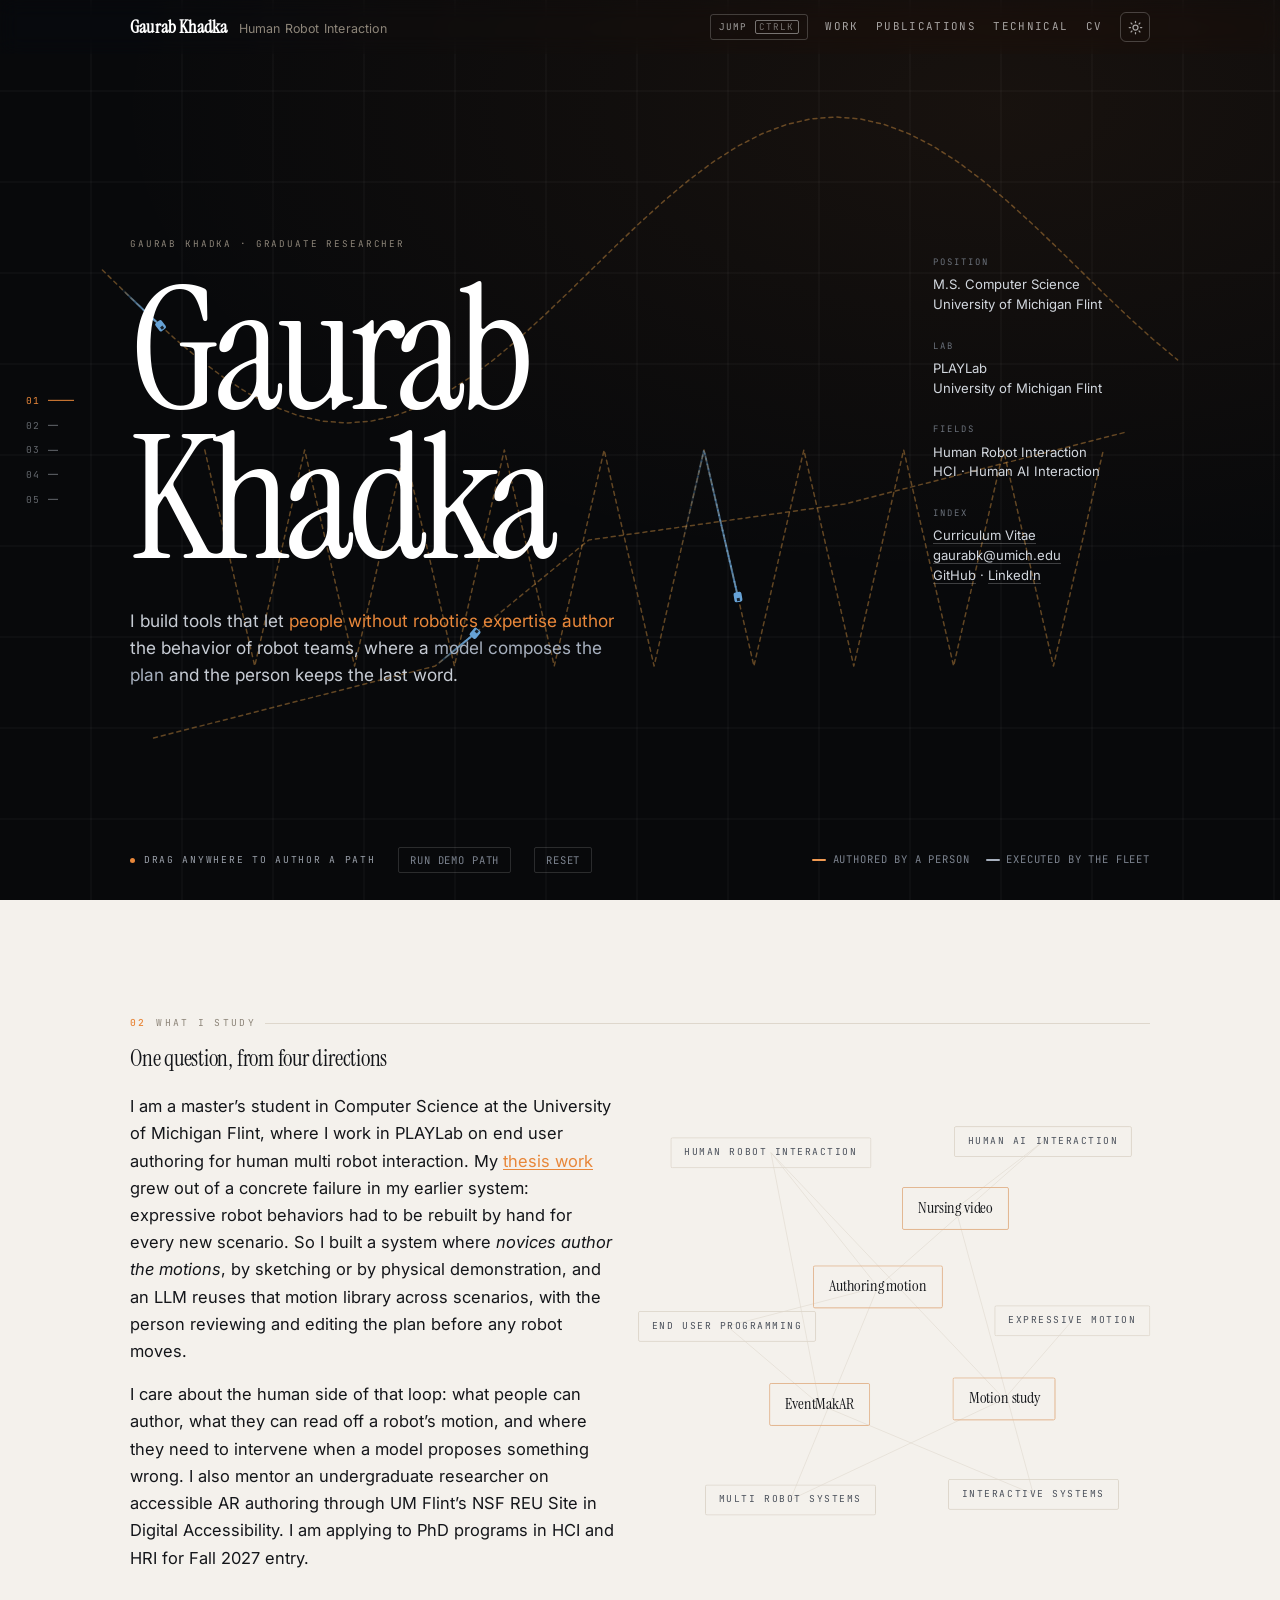
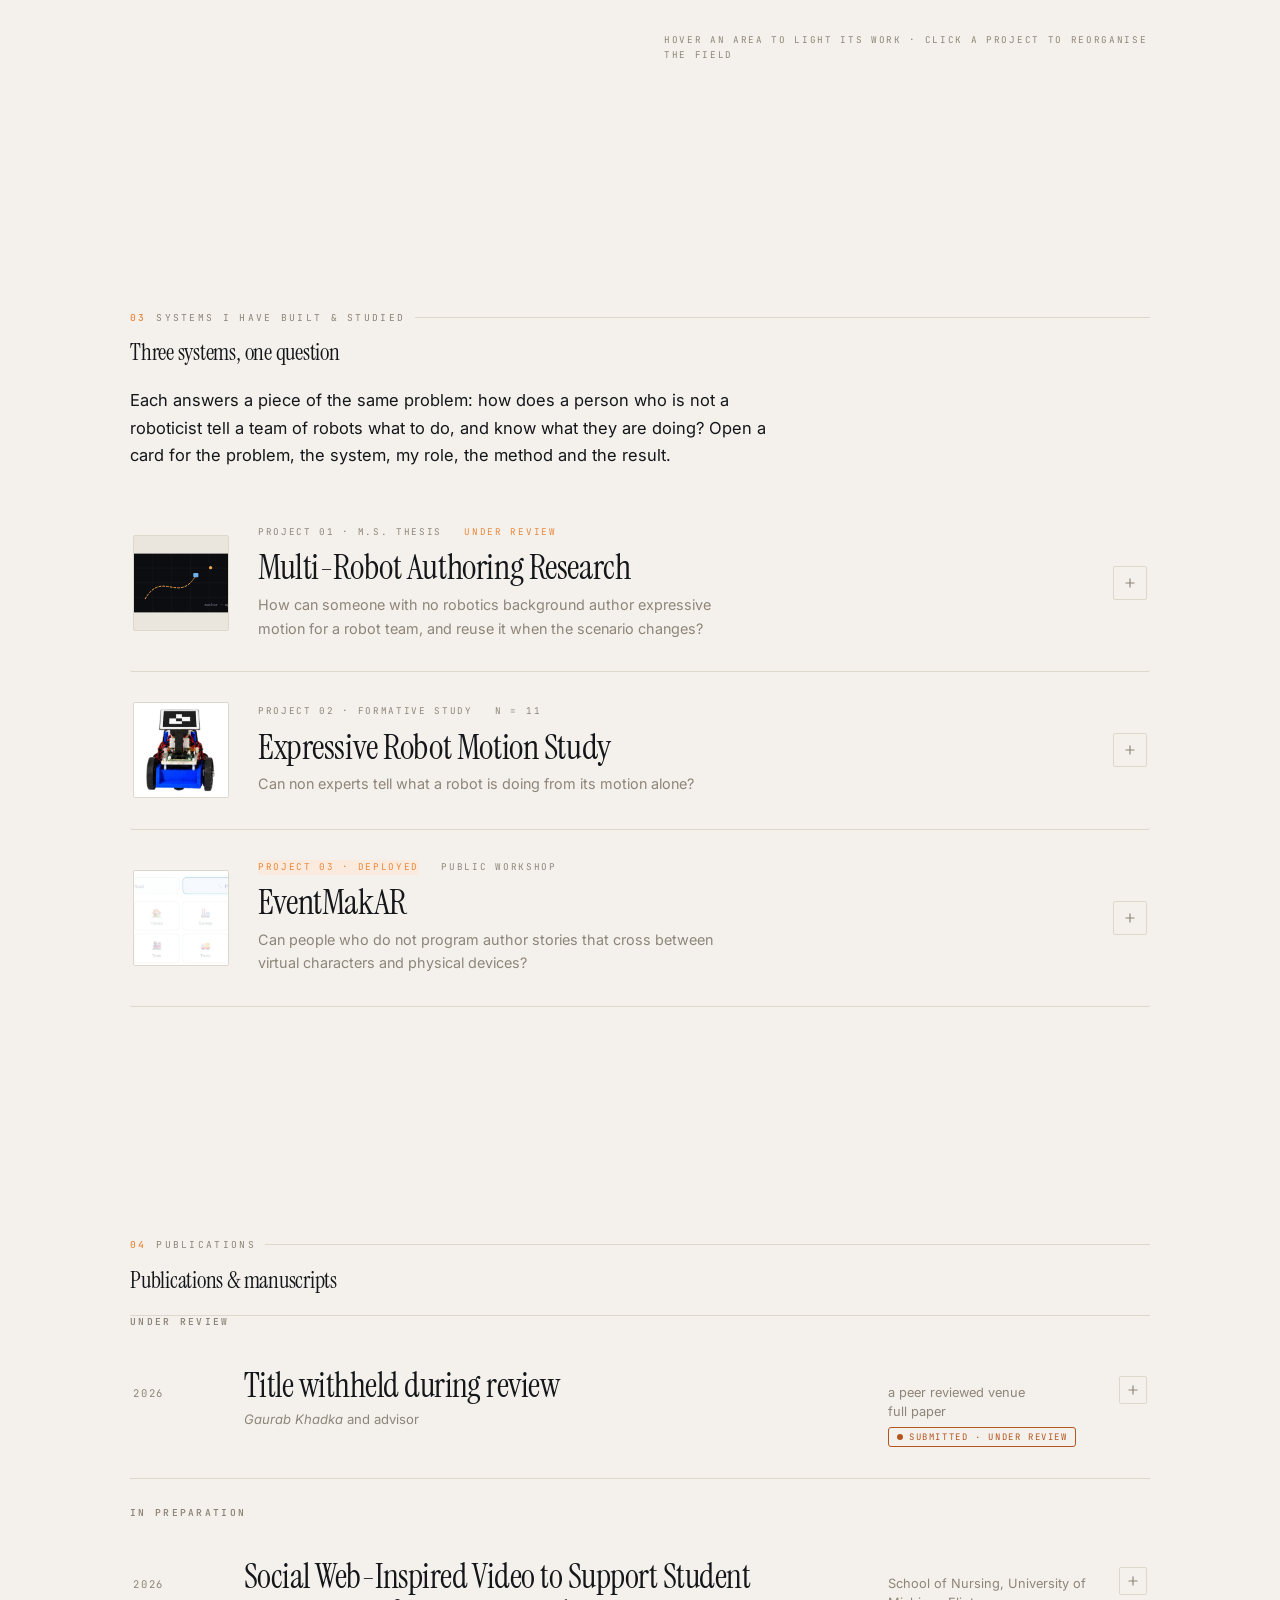
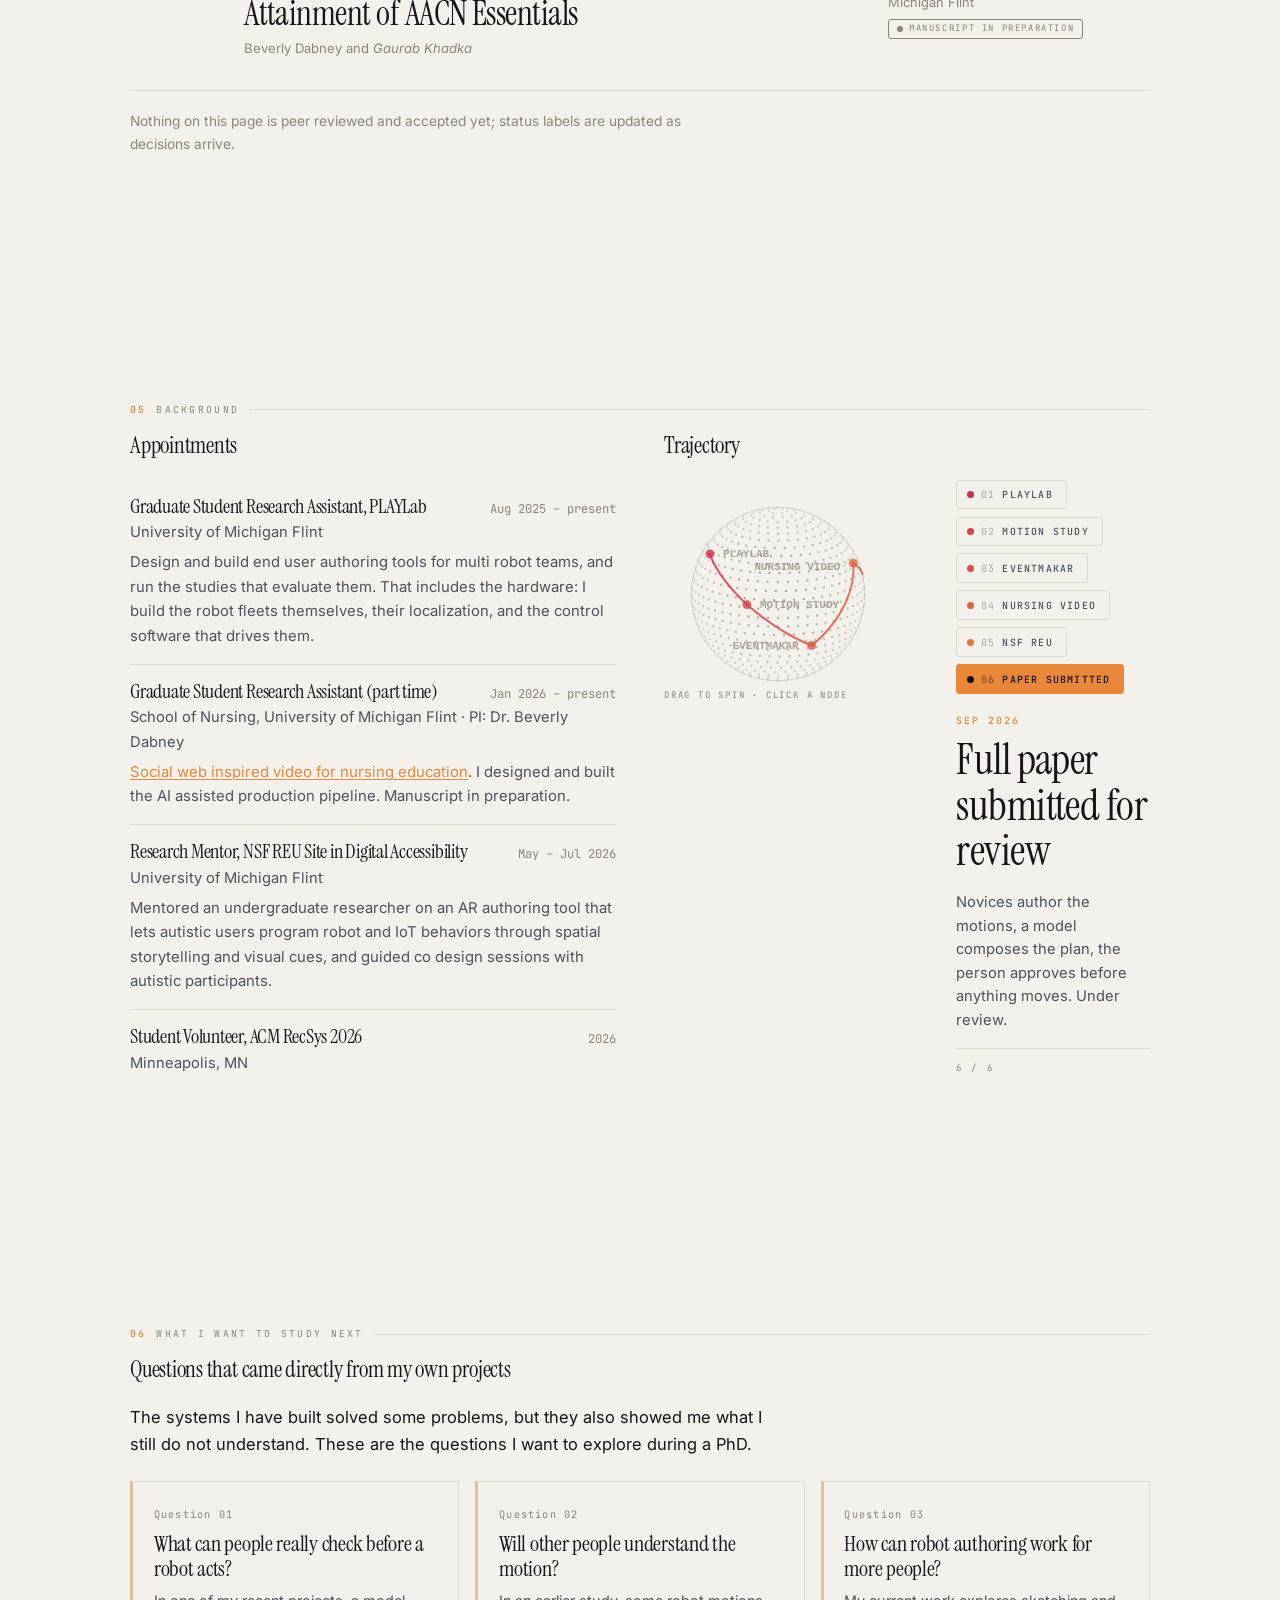
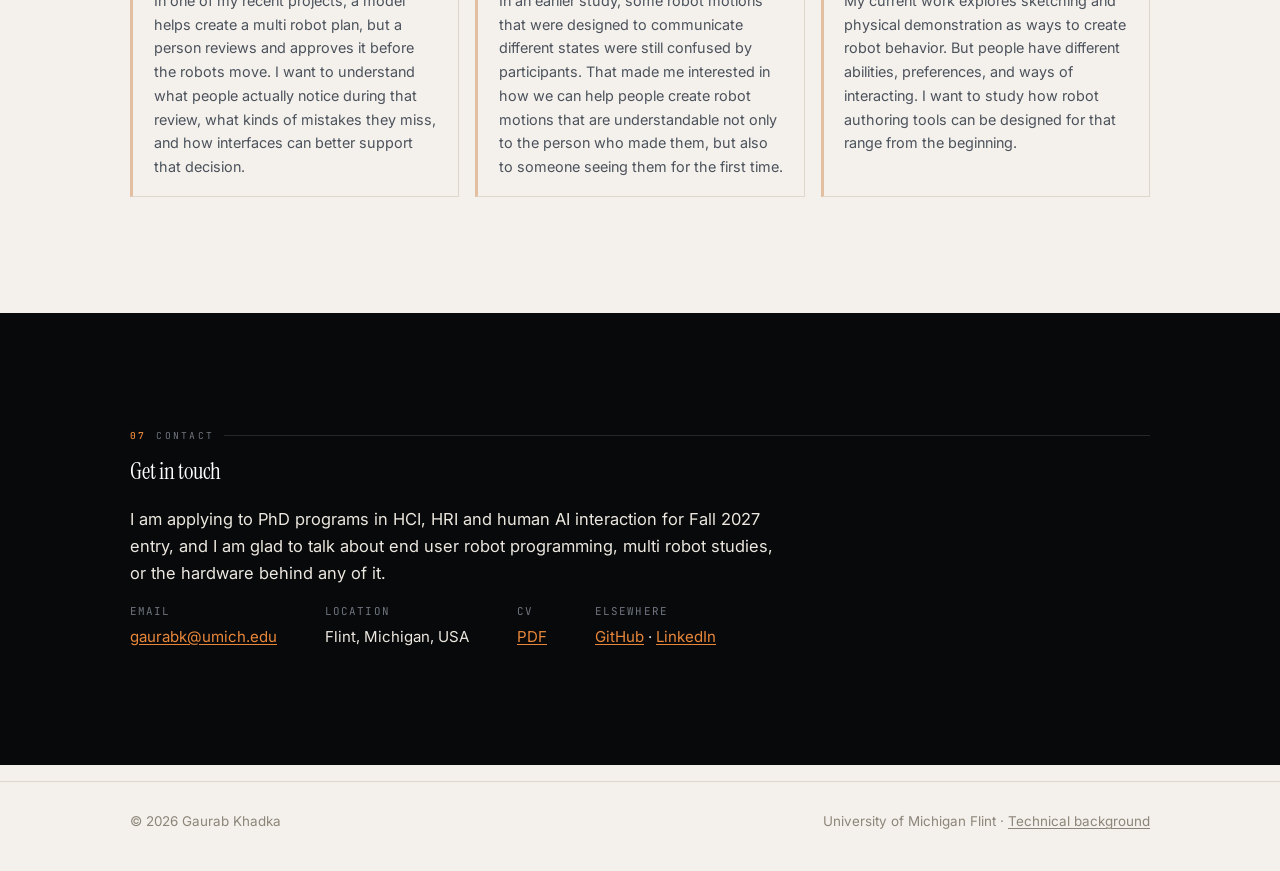
<file: index.html>
<!DOCTYPE html>
<html lang="en">
<head>
<meta charset="UTF-8">
<meta name="viewport" content="width=device-width, initial-scale=1">
<title>Gaurab Khadka</title>
<meta name="description" content="Gaurab Khadka is an M.S. student at the University of Michigan Flint working on end user authoring for human-multi robot interaction: tools that let people without robotics expertise author and understand the behavior of robot teams.">
<link rel="canonical" href="https://esulululu10.github.io/">

<meta property="og:type" content="profile">
<meta property="og:title" content="Gaurab Khadka">
<meta property="og:description" content="End user authoring for human-multi robot interaction. M.S. student, University of Michigan Flint (PLAYLab).">
<meta property="og:url" content="https://esulululu10.github.io/">
<meta property="og:image" content="https://esulululu10.github.io/1.jpg">
<meta name="twitter:card" content="summary">

<link rel="icon" href="data:image/svg+xml,%3Csvg xmlns='http://www.w3.org/2000/svg' viewBox='0 0 64 64'%3E%3Crect width='64' height='64' rx='12' fill='%2314407f'/%3E%3Ctext x='32' y='45' font-family='Georgia,serif' font-size='33' fill='white' text-anchor='middle'%3EGK%3C/text%3E%3C/svg%3E">

<link rel="preconnect" href="https://fonts.googleapis.com">
<link rel="preconnect" href="https://fonts.gstatic.com" crossorigin>
<link href="https://fonts.googleapis.com/css2?family=Inter:wght@400;500;600&family=Instrument+Serif:ital@0;1&family=Source+Serif+4:ital,opsz,wght@0,8..60,400;0,8..60,600;1,8..60,400&family=JetBrains+Mono:wght@400;500&display=swap" rel="stylesheet">
<link rel="stylesheet" href="styles.css?v=3">
<link rel="stylesheet" href="system.css?v=3">
<link rel="stylesheet" href="art-direction.css?v=3">
<link rel="stylesheet" href="instruments.css?v=3">
<link rel="stylesheet" href="nav.css?v=3">

<script>
  // Set the stored theme before first paint so the page does not flash.
  try {
    var t = localStorage.getItem('theme');
    if (t) document.documentElement.setAttribute('data-theme', t);
  } catch (e) {}
</script>

<script type="application/ld+json">
{
  "@context": "https://schema.org",
  "@type": "Person",
  "name": "Gaurab Khadka",
  "url": "https://esulululu10.github.io/",
  "email": "mailto:gaurabk@umich.edu",
  "jobTitle": "Graduate Student Research Assistant",
  "affiliation": {
    "@type": "CollegeOrUniversity",
    "name": "University of Michigan Flint"
  },
  "knowsAbout": [
    "Human Robot Interaction",
    "End user robot programming",
    "Human-Computer Interaction",
    "Large language models for robot behavior",
    "Augmented reality"
  ],
  "sameAs": [
    "https://github.com/ESulululu10",
    "https://www.linkedin.com/in/gaurabk/"
  ]
}
</script>
</head>
<body class="home">
<a class="skip" href="#main">Skip to content</a>

<div class="boot" hidden>
  <div class="boot-inner">
    <span class="boot-row"><i></i> system 01 &middot; fleet</span>
    <span class="boot-row"><i></i> system 02 &middot; authoring</span>
    <span class="boot-row"><i></i> system 03 &middot; review</span>
  </div>
</div>

<header class="site-head">
  <div class="wrap">
    <a class="brand" href="index.html">Gaurab Khadka <span>Human Robot Interaction</span></a>
    <nav class="site-nav" aria-label="Primary">
      <a href="work.html">Work</a>
      <a href="#publications" class="hide-xs">Publications</a>
      
      <a href="engineering.html" class="hide-sm">Technical</a>
      <a href="cv.html">CV</a>
      <button class="theme-btn" id="themeBtn" type="button" aria-label="Switch between light and dark theme">
        <svg viewBox="0 0 24 24" fill="none" stroke="currentColor" stroke-width="2" stroke-linecap="round" aria-hidden="true">
          <circle cx="12" cy="12" r="4"></circle>
          <path d="M12 2v2M12 20v2M2 12h2M20 12h2M4.9 4.9l1.4 1.4M17.7 17.7l1.4 1.4M19.1 4.9l-1.4 1.4M6.3 17.7l-1.4 1.4"></path>
        </svg>
      </button>
    </nav>
  </div>
</header>

<nav class="index-nav" aria-label="Section index">
  <a href="#about"><b>01</b><s></s><span>About</span></a>
  <a href="#research"><b>02</b><s></s><span>Systems</span></a>
  <a href="#publications"><b>03</b><s></s><span>Papers</span></a>
  <a href="#background"><b>04</b><s></s><span>Background</span></a>
  <a href="#contact"><b>05</b><s></s><span>Contact</span></a>
</nav>

<main id="main">

<!-- ============================ 01 · WHO I AM ============================ -->
<section class="hero arena-hero" data-anchor aria-labelledby="hero-name">

  <div class="hero-stage" data-arena>
    <canvas role="img" aria-label="An arena of robots following authored paths, leaving trajectory traces. Drag anywhere inside it to author a new path and a robot will follow it."></canvas>
  </div>

  <div class="wrap">
    <div class="hero-comp">
      <div class="hero-name">
        <p class="annot" style="margin:0 0 1.5rem">Gaurab Khadka &middot; Graduate researcher</p>
        <h1 id="hero-name"><span class="ln"><i>Gaurab</i></span><span class="ln"><i>Khadka</i></span></h1>
        <p class="hero-sub">
          I build tools that let <span class="hl-human">people without robotics expertise author</span>
          the behavior of robot teams, where a <span class="hl-machine">model composes the plan</span>
          and the person keeps the last word.
        </p>
      </div>

      <div class="hero-meta">
        <dl>
          <dt>Position</dt>
          <dd>M.S. Computer Science<br>University of Michigan Flint</dd>
        </dl>
        <dl>
          <dt>Lab</dt>
          <dd>PLAYLab<br>University of Michigan Flint</dd>
        </dl>
        <dl>
          <dt>Fields</dt>
          <dd>Human Robot Interaction<br>HCI &middot; Human AI Interaction</dd>
        </dl>
        <dl>
          <dt>Index</dt>
          <dd>
            <a href="Gaurab_Khadka_CV.pdf">Curriculum Vitae</a><br>
            <a href="mailto:gaurabk@umich.edu">gaurabk@umich.edu</a><br>
            <a href="https://github.com/ESulululu10" rel="noopener">GitHub</a> &middot;
            <a href="https://www.linkedin.com/in/gaurabk/" rel="noopener">LinkedIn</a>
          </dd>
        </dl>
      </div>
    </div>
  </div>

  <div class="hero-tools">
    <div class="wrap">
      <span class="hero-hint"><i></i> drag anywhere to author a path</span>
      <button class="arena-reset" type="button" data-arena-demo>Run demo path</button>
      <button class="arena-reset" type="button" data-arena-reset>Reset</button>
      <span class="arena-legend hero-legend">
        <span><i class="h"></i> authored by a person</span>
        <span><i class="m"></i> executed by the fleet</span>
      </span>
    </div>
  </div>
</section>

<!-- ============================ 02 · WHAT I STUDY ============================ -->
<section id="about" class="env-light" data-anchor>
  <div class="wrap">
    <p class="tag-num"><b>02</b> What I study</p>

    <div class="split">
      <div>
        <h2 class="section-title">One question, from four directions</h2>
        <p>
          I am a master&rsquo;s student in Computer Science at the University of Michigan Flint, where I work in
          PLAYLab on end user authoring for human multi robot
          interaction. My <a href="work.html#thesis">thesis work</a> grew out of a concrete failure in my earlier system:
          expressive robot behaviors had to be rebuilt by hand for every new scenario. So I built a system where
          <em>novices author the motions</em>, by sketching or by physical demonstration, and an LLM reuses that motion
          library across scenarios, with the person reviewing and editing the plan before any robot moves.
        </p>
        <p>
          I care about the human side of that loop: what people can author, what they can read off a robot&rsquo;s
          motion, and where they need to intervene when a model proposes something wrong. I also mentor an
          undergraduate researcher on accessible AR authoring through UM Flint&rsquo;s NSF REU Site in Digital
          Accessibility. I am applying to PhD programs in HCI and HRI for Fall&nbsp;2027 entry.
        </p>
      </div>

      <div>
        <!-- Research constellation: areas and projects in one force field.
             Hover lights the connections, clicking a project reorganises the field. -->
        <div class="cons" data-constellation>
          <svg class="cons-edges" aria-hidden="true" preserveAspectRatio="none"></svg>

          <button class="cnode area" data-id="hri"   data-x="22" data-y="16">Human Robot Interaction</button>
          <button class="cnode area" data-id="hai"   data-x="78" data-y="14">Human AI Interaction</button>
          <button class="cnode area" data-id="eup"   data-x="13" data-y="47">End User Programming</button>
          <button class="cnode area" data-id="expr"  data-x="84" data-y="46">Expressive Motion</button>
          <button class="cnode area" data-id="multi" data-x="26" data-y="78">Multi Robot Systems</button>
          <button class="cnode area" data-id="isys"  data-x="76" data-y="77">Interactive Systems</button>

          <button class="cnode proj" data-id="p-thesis" data-x="44" data-y="40" data-rel="hri eup multi hai"
                  data-meta="M.S. thesis &middot; under review" data-href="work.html#thesis"
                  data-q="How can someone with no robotics background author expressive motion for a robot team, and reuse it when the scenario changes?">Authoring motion</button>

          <button class="cnode proj" data-id="p-express" data-x="70" data-y="60" data-rel="expr hri multi"
                  data-meta="Formative study &middot; N = 11" data-href="work.html#motion-study"
                  data-q="Can non experts tell what a robot is doing from its motion alone?">Motion study</button>

          <button class="cnode proj" data-id="p-ar" data-x="32" data-y="61" data-rel="hri isys eup"
                  data-meta="Deployed &middot; public workshop" data-href="work.html#eventmakar"
                  data-q="Can people who do not program author AR stories that drive physical robots?">EventMakAR</button>

          <button class="cnode proj" data-id="p-video" data-x="60" data-y="26" data-rel="hai isys"
                  data-meta="Manuscript in preparation" data-href="work.html#video"
                  data-q="Can the short video format students already watch carry course competencies?">Nursing video</button>

          <div class="cons-read"><div class="m"></div><div class="q"></div><a class="more" href="#"></a></div>
        </div>
        <p class="cons-hint">Hover an area to light its work &middot; click a project to reorganise the field</p>

        <!-- Same information without hover or JS. -->
        <div class="cons-fallback">
          <h4>Research interests</h4>
          <div class="kw">
            <span>End user robot programming</span>
            <span>Human multi robot interaction</span>
            <span>Legible robot motion</span>
            <span>Human oversight of LLM generated robot behavior</span>
          </div>
          <p>
            Six areas meet in the same question: <a href="work.html#thesis">my thesis work</a> and
            <a href="work.html#motion-study">the motion study</a> sit in HRI, expressive motion and multi robot systems,
            <a href="work.html#eventmakar">EventMakAR</a> in authoring and interactive systems, and the
            <a href="work.html#video">nursing video work</a> in human AI interaction.
          </p>
        </div>
      </div>
    </div>
  </div>
</section>

<!-- ============================ 03 · SYSTEMS I HAVE BUILT ============================ -->
<section id="research" class="env-light" data-anchor>
  <div class="wrap">
    <p class="tag-num"><b>03</b> Systems I have built &amp; studied</p>
    <h2 class="section-title">Three systems, one question</h2>
    <p class="prose" style="margin-bottom:1.6rem">
      Each answers a piece of the same problem: how does a person who is not a roboticist tell a team of robots what to
      do, and know what they are doing? Open a card for the problem, the system, my role, the method and the result.
    </p>

    <!-- ---------- Card 01 · thesis ---------- -->
    <article class="pcard reveal" data-item data-prox>
      <button class="pcard-head" type="button" data-toggle aria-controls="body-thesis">
        <span class="pcard-viz" aria-hidden="true">
          <svg viewBox="0 0 200 125">
            <rect x="0" y="0" width="200" height="125" fill="#0b0d11"/>
            <g stroke="rgba(255,255,255,.06)" stroke-width="1">
              <path d="M40 0V125M80 0V125M120 0V125M160 0V125M0 31H200M0 62H200M0 93H200"/>
            </g>
            <path class="viz-auth" d="M24 96 C 60 34, 96 108, 132 46" fill="none" stroke="#f0a64a"
                  stroke-width="2" stroke-dasharray="4 4" stroke-linecap="round"/>
            <path class="viz-exec" d="M24 96 C 60 34, 96 108, 132 46" fill="none" stroke="#6fb0e8"
                  stroke-width="2.4" stroke-linecap="round"
                  pathLength="100" stroke-dasharray="100" stroke-dashoffset="100"/>
            <rect class="viz-bot" x="126" y="41" width="11" height="9" rx="2" fill="#6fb0e8"/>
            <circle cx="163" cy="30" r="3.5" fill="#f0a64a"/>
            <text x="150" y="112" font-family="ui-monospace,monospace" font-size="8" fill="#8d96a5">author &#8594; approve</text>
          </svg>
        </span>
        <span>
          <span class="pcard-meta">
            <span class="pill">Project 01 &middot; M.S. thesis</span>
            <span class="pill review">Under review</span>
          </span>
          <span class="pcard-title">Multi-Robot Authoring Research</span>
          <span class="pcard-q">How can someone with no robotics background author expressive motion for a robot team, and reuse it when the scenario changes?</span>
        </span>
        <span class="pcard-toggle" aria-hidden="true">
          <svg viewBox="0 0 24 24" fill="none" stroke="currentColor" stroke-width="2" stroke-linecap="round"><path d="M12 5v14M5 12h14"/></svg>
        </span>
      </button>

      <div class="pcard-body" id="body-thesis">
        <div><div class="pcard-inner">

          <h4 class="block">Try it: the model proposes, you decide</h4>
          <div class="demo" data-plandemo>
            <div class="demo-stage"><canvas role="img" aria-label="Three robots waiting at the left of an arena with a proposed plan drawn in blue. Approving the plan makes them execute it; rejecting it generates a different plan."></canvas></div>
            <div class="demo-bar">
              <span class="demo-status" data-plan-status><i></i> plan proposed &middot; awaiting your review</span>
              <button class="demo-btn" type="button" data-plan-reject>Reject &amp; regenerate</button>
              <button class="demo-btn is-primary" type="button" data-plan-approve>Approve &amp; run</button>
            </div>
            <p class="demo-note">A miniature of the stance the system is built on: the robots do not move until a person approves the plan.</p>
          </div>

          <div class="pfacts">
            <div><div class="k">Problem</div><p>Expressive behaviors were hand engineered for one scenario and could not travel to another.</p></div>
            <div><div class="k">Method</div><p>Counterbalanced within subjects study comparing two ways of authoring, with think aloud, workload and usability measures, and interviews.</p></div>
            <div><div class="k">Status</div><p>Full paper under review. Described in general terms here while review runs.</p></div>
          </div>

          <h4 class="block">System</h4>
          <p>
            Novices author the motions themselves, either by <strong>sketching the path</strong> they want or by
            <strong>demonstrating the motion physically</strong>. A language model composes those motions into a plan
            for a scenario described in plain English, and the person reviews and edits that plan before any robot
            moves.
          </p>

          <h4 class="block">My role</h4>
          <p>
            <strong>I built this end to end</strong>: the robots and their electronics, the localization and the
            control server that drives them, both authoring interfaces, and the planning and validation layer behind
            them. The interface work was as much of the problem as the hardware: it has to be usable by someone who has
            never programmed a robot, in one sitting, under observation. I designed, ran and analyzed the user study.
          </p>

          <p><a class="more" href="work.html#thesis">Full project page</a></p>
        </div></div>
      </div>
    </article>

    <!-- ---------- Card 02 · motion study ---------- -->
    <article class="pcard reveal" data-item data-prox>
      <button class="pcard-head" type="button" data-toggle aria-controls="body-express">
        <span class="pcard-viz">
          <img src="media/robot-thumb.jpg" width="445" height="591" loading="lazy"
               alt="A robot from the motion study: a blue printed chassis on two wheels carrying servos, wiring and a circuit board, with an ArUco marker mounted above it.">
        </span>
        <span>
          <span class="pcard-meta">
            <span class="pill">Project 02 &middot; formative study</span>
            <span class="pill">N = 11</span>
          </span>
          <span class="pcard-title">Expressive Robot Motion Study</span>
          <span class="pcard-q">Can non experts tell what a robot is doing from its motion alone?</span>
        </span>
        <span class="pcard-toggle" aria-hidden="true">
          <svg viewBox="0 0 24 24" fill="none" stroke="currentColor" stroke-width="2" stroke-linecap="round"><path d="M12 5v14M5 12h14"/></svg>
        </span>
      </button>

      <div class="pcard-body" id="body-express">
        <div><div class="pcard-inner">

          <h4 class="block">The vocabulary: pick a primitive to watch it run</h4>
          <div data-prims>
            <div class="prims">
              <button class="prim-btn" type="button" data-prim="Searching" aria-pressed="true">Searching</button>
              <button class="prim-btn" type="button" data-prim="Delivering" aria-pressed="false">Delivering</button>
              <button class="prim-btn" type="button" data-prim="Waiting" aria-pressed="false">Waiting</button>
              <button class="prim-btn" type="button" data-prim="Urgent" aria-pressed="false">Urgent</button>
              <button class="prim-btn" type="button" data-prim="Returning" aria-pressed="false">Returning</button>
              <button class="prim-btn" type="button" data-prim="Error" aria-pressed="false">Error</button>
              <button class="prim-btn" type="button" data-prim="Idle" aria-pressed="false">Idle</button>
            </div>
            <div class="prim-stage"><canvas role="img" aria-label="A robot tracing the selected motion primitive inside a small arena."></canvas></div>
            <p class="demo-note" style="padding:.6rem 0 0" data-prim-note>Each primitive is a movement pattern meant to be read at a glance rather than decoded.</p>
          </div>

          <div class="pfacts">
            <div><div class="k">System</div><p>Three robots at about $30 each, seven motion primitives, camera based ArUco tracking.</p></div>
            <div><div class="k">Method</div><p>User study with 11 participants reporting what they believed each robot was doing.</p></div>
            <div><div class="k">Result</div><p>Motion alone carried the state (SUS&nbsp;&asymp;&nbsp;70), but two primitives collided and none of them travelled to a new scenario.</p></div>
          </div>

          <figure class="diagram" style="margin:.4rem 0 1rem">
            <div class="frame plate">
              <img src="media/motion-primitives.png" width="1600" height="344" loading="lazy"
                   alt="Left: the seven motion primitives drawn as colored path diagrams. Right: three photographs of the robots.">
            </div>
            <figcaption>The seven primitives, and the fleet that performed them.</figcaption>
          </figure>

          <h4 class="block">Why it matters</h4>
          <p>
            If a designer hand authoring behaviors can still pick two that people confuse, the fix is not a
            better designed vocabulary. It is letting the people who know the task author the motions
            themselves. That is what the thesis work does.
          </p>

          <p><a class="more" href="work.html#motion-study">Full project page</a></p>
        </div></div>
      </div>
    </article>

    <!-- ---------- Card 03 · AR authoring ---------- -->
    <article class="pcard reveal" data-item data-prox>
      <button class="pcard-head" type="button" data-toggle aria-controls="body-ar">
        <span class="pcard-viz" style="background:#fff">
          <img src="media/eventmakar-thumb.jpg" width="760" height="358" loading="lazy" style="object-fit:cover"
               alt="The EventMakAR interface showing the device picker: Car, House, Garage, Helicopter, Catapult, Train, Truck, Airplane.">
        </span>
        <span>
          <span class="pcard-meta">
            <span class="pill live">Project 03 &middot; deployed</span>
            <span class="pill">Public workshop</span>
          </span>
          <span class="pcard-title">EventMakAR</span>
          <span class="pcard-q">Can people who do not program author stories that cross between virtual characters and physical devices?</span>
        </span>
        <span class="pcard-toggle" aria-hidden="true">
          <svg viewBox="0 0 24 24" fill="none" stroke="currentColor" stroke-width="2" stroke-linecap="round"><path d="M12 5v14M5 12h14"/></svg>
        </span>
      </button>

      <div class="pcard-body" id="body-ar">
        <div><div class="pcard-inner">
          <div class="pfacts">
            <div><div class="k">Problem</div><p>Driving an AR experience with real robots normally needs a programmer in the loop, so the story decisions sit with whoever can edit the project.</p></div>
            <div><div class="k">System</div><p>A standalone browser tool: sequence actions across four virtual characters and eight physical devices, and it writes the exact events file the existing Unity runtime already parses.</p></div>
            <div><div class="k">Outcome</div><p>Deployed live at the Super Friday workshop at UM Flint, where students authored and ran their own AR stories with physical robots.</p></div>
          </div>
          <h4 class="block">What this is and is not</h4>
          <p>
            A deployment, not a study: I did not collect measures at the workshop. Its value is as evidence that the
            authoring model survives contact with real users, and that I can ship a system other people use.
          </p>
          <p><a class="more" href="work.html#eventmakar">Full project page</a></p>
        </div></div>
      </div>
    </article>
  </div>
</section>

<!-- ============================ 04 · PUBLICATIONS ============================ -->
<section id="publications" class="env-light" data-anchor>
  <div class="wrap">
    <p class="tag-num"><b>04</b> Publications</p>
    <h2 class="section-title">Publications &amp; manuscripts</h2>
    <div class="arch" data-archive>

    <div class="pub-group">
      <h3>Under review</h3>
      <div class="pubrow" data-item>
        <button class="pubrow-head" type="button" data-toggle aria-controls="pub-s1">
          <span class="pub-year">2026</span>
          <span>
            <span class="pub-title-x">Title withheld during review</span>
            <span class="authors" style="display:block"><em>Gaurab Khadka</em> and advisor</span>
          </span>
          <span class="pub-venue">
            a peer reviewed venue<br>full paper
            <span class="status-chip review"><i></i> Submitted &middot; under review</span>
          </span>
          <span class="pcard-toggle" aria-hidden="true">
            <svg viewBox="0 0 24 24" fill="none" stroke="currentColor" stroke-width="2" stroke-linecap="round"><path d="M12 5v14M5 12h14"/></svg>
          </span>
        </button>
        <span class="pub-motif" aria-hidden="true"><svg viewBox="0 0 190 74" preserveAspectRatio="none"><path class="tr" d="M6 60 C 44 8, 92 68, 128 22 S 172 30, 184 14"/></svg></span>
        <div class="pubrow-body" id="pub-s1">
          <div><div class="pubrow-inner">
            <p>
              On my thesis work. The paper title, the system and results figures, and video of the fleet are held back
              while the review process runs. The project page describes the work in general terms. I am glad to
              send figures and a demo to faculty who ask.
            </p>
            <p style="margin-bottom:0">
              <a class="more" href="work.html#thesis">Project page</a> &nbsp;
              <a class="more" href="mailto:gaurabk@umich.edu">Request figures</a>
            </p>
          </div></div>
        </div>
      </div>
    </div>

    <div class="pub-group">
      <h3>In preparation</h3>
      <div class="pubrow" data-item>
        <button class="pubrow-head" type="button" data-toggle aria-controls="pub-m1">
          <span class="pub-year">2026</span>
          <span>
            <span class="pub-title-x">Social Web-Inspired Video to Support Student Attainment of AACN Essentials</span>
            <span class="authors" style="display:block">Beverly Dabney and <em>Gaurab Khadka</em></span>
          </span>
          <span class="pub-venue">
            School of Nursing, University of Michigan Flint
            <span class="status-chip prep"><i></i> Manuscript in preparation</span>
          </span>
          <span class="pcard-toggle" aria-hidden="true">
            <svg viewBox="0 0 24 24" fill="none" stroke="currentColor" stroke-width="2" stroke-linecap="round"><path d="M12 5v14M5 12h14"/></svg>
          </span>
        </button>
        <span class="pub-motif" aria-hidden="true"><svg viewBox="0 0 190 74" preserveAspectRatio="none"><path class="tr" d="M8 64 H 76 M30 46 H 110 M54 28 H 146 M78 10 H 182"/></svg></span>
        <div class="pubrow-body" id="pub-m1">
          <div><div class="pubrow-inner">
            <p>
              <strong>My contribution:</strong> I designed and built the AI assisted production pipeline (script
              generation written to the competency each video serves, image prompting, assembly, and delivery through
              the course&rsquo;s LMS), and designed the &ldquo;Evidence Elevator&rdquo; device for teaching the
              hierarchy of evidence.
            </p>
            <p style="margin-bottom:0"><a class="more" href="work.html#video">Project page</a></p>
          </div></div>
        </div>
      </div>
    </div>

    </div>
    <p style="font-size:.86rem;color:var(--ink-faint);margin-top:1.2rem;max-width:66ch">
      Nothing on this page is peer reviewed and accepted yet; status labels are updated as decisions arrive.
    </p>
  </div>
</section>

<!-- ============================ 05 · BACKGROUND ============================ -->
<section id="background" class="env-light" data-anchor>
  <div class="wrap">
    <p class="tag-num"><b>05</b> Background</p>

    <div class="split">
      <div>
        <h2 class="section-title">Appointments</h2>
        <div class="rows">
          <div class="row">
            <div class="row-head">
              <h3>Graduate Student Research Assistant, PLAYLab</h3>
              <span class="when">Aug 2025 &ndash; present</span>
            </div>
            <p class="where">University of Michigan Flint</p>
            <p>
              Design and build end user authoring tools for multi robot teams, and run the studies that evaluate them.
              That includes the hardware: I build the robot fleets themselves, their localization, and the control
              software that drives them.
            </p>
          </div>
          <div class="row">
            <div class="row-head">
              <h3>Graduate Student Research Assistant (part time)</h3>
              <span class="when">Jan 2026 &ndash; present</span>
            </div>
            <p class="where">School of Nursing, University of Michigan Flint &middot; PI: Dr.&nbsp;Beverly Dabney</p>
            <p><a href="work.html#video">Social web inspired video for nursing education</a>. I designed and built the AI assisted production pipeline. Manuscript in preparation.</p>
          </div>
          <div class="row">
            <div class="row-head">
              <h3>Research Mentor, NSF REU Site in Digital Accessibility</h3>
              <span class="when">May &ndash; Jul 2026</span>
            </div>
            <p class="where">University of Michigan Flint</p>
            <p>
              Mentored an undergraduate researcher on an AR authoring tool that lets autistic users program robot and
              IoT behaviors through spatial storytelling and visual cues, and guided co design sessions with autistic
              participants.
            </p>
          </div>
          <div class="row">
            <div class="row-head">
              <h3>Student Volunteer, ACM RecSys 2026</h3>
              <span class="when">2026</span>
            </div>
            <p class="where">Minneapolis, MN</p>
          </div>
        </div>
      </div>

      <div>
        <h2 class="section-title">Trajectory</h2>
        <div class="globe-wrap" data-globe>
          <div class="globe-stage">
            <canvas role="img" aria-label="A slowly rotating globe. Each node is a chapter of the work, joined in the order it happened. Drag to spin it, or use the buttons beside it to read each chapter."></canvas>
            <span class="globe-hint">Drag to spin &middot; click a node</span>
          </div>
          <div>
            <div class="globe-tabs" role="group" aria-label="Chapters"></div>
            <div class="globe-panel" aria-live="polite"></div>
            <ol class="globe-list">
              <li data-short="PLAYLab" data-lat="34" data-lon="-38">
                <span class="when">Aug 2025</span><span class="what">Joined PLAYLab, University of Michigan Flint</span>
                <p class="why">Started the M.S. in Computer Science and a graduate research assistantship. GPA 4.0 / 4.0, expected May 2027.</p>
              </li>
              <li data-short="Motion study" data-lat="8" data-lon="12">
                <span class="when">2025</span><span class="what">Expressive motion study: first fleet, first study</span>
                <p class="why">Built a three robot fleet with seven motion primitives and ran a study with 11 participants. It worked, and it exposed the limitation that set up the thesis.</p>
              </li>
              <li data-short="EventMakAR" data-lat="-22" data-lon="58">
                <span class="when">2025 &ndash; 2026</span><span class="what">EventMakAR deployed at a public workshop</span>
                <p class="why">Students authored and ran their own AR stories with physical robots, the first time the authoring model met users outside the lab.</p>
              </li>
              <li data-short="Nursing video" data-lat="26" data-lon="108">
                <span class="when">Jan 2026</span><span class="what">School of Nursing assistantship</span>
                <p class="why">Designed and built an AI assisted pipeline for short form educational video. Manuscript in preparation.</p>
              </li>
              <li data-short="NSF REU" data-lat="-14" data-lon="158">
                <span class="when">May &ndash; Jul 2026</span><span class="what">Mentored an NSF REU researcher</span>
                <p class="why">Accessible AR authoring for autistic users, including co design sessions with autistic participants.</p>
              </li>
              <li data-short="Paper submitted" data-lat="44" data-lon="-152">
                <span class="when">Sep 2026</span><span class="what">Full paper submitted for review</span>
                <p class="why">Novices author the motions, a model composes the plan, the person approves before anything moves. Under review.</p>
              </li>
            </ol>
          </div>
        </div>
      </div>
    </div>
  </div>
</section>

<!-- ============================ 06 · WHAT I WANT TO STUDY NEXT ============================ -->
<section id="next" class="env-light" data-anchor>
  <div class="wrap">
    <p class="tag-num"><b>06</b> What I want to study next</p>
    <h2 class="section-title">Questions that came directly from my own projects</h2>
    <p class="prose" style="margin-bottom:1.4rem">
      The systems I have built solved some problems, but they also showed me what I still do not understand. These
      are the questions I want to explore during a PhD.
    </p>

    <div class="qgrid">
      <div class="qcard reveal" data-prox>
        <span class="n">Question 01</span>
        <h3>What can people really check before a robot acts?</h3>
        <p>
          In one of my recent projects, a model helps create a multi robot plan, but a person reviews and approves it
          before the robots move. I want to understand what people actually notice during that review, what kinds of
          mistakes they miss, and how interfaces can better support that decision.
        </p>
      </div>
      <div class="qcard reveal" data-prox>
        <span class="n">Question 02</span>
        <h3>Will other people understand the motion?</h3>
        <p>
          In an earlier study, some robot motions that were designed to communicate different states were still
          confused by participants. That made me interested in how we can help people create robot motions that are
          understandable not only to the person who made them, but also to someone seeing them for the first time.
        </p>
      </div>
      <div class="qcard reveal" data-prox>
        <span class="n">Question 03</span>
        <h3>How can robot authoring work for more people?</h3>
        <p>
          My current work explores sketching and physical demonstration as ways to create robot behavior. But people
          have different abilities, preferences, and ways of interacting. I want to study how robot authoring tools
          can be designed for that range from the beginning.
        </p>
      </div>
    </div>
  </section>

<!-- ============================ 07 · CONTACT ============================ -->
<section id="contact" class="env-dark" data-anchor>
  <div class="wrap">
    <p class="tag-num"><b>07</b> Contact</p>
    <h2 class="section-title">Get in touch</h2>
    <p class="prose">
      I am applying to PhD programs in HCI, HRI and human AI interaction for Fall&nbsp;2027 entry, and I am glad
      to talk about end user robot programming, multi robot studies, or the hardware behind any of it.
    </p>
    <div class="contact-grid">
      <div>
        <div class="k">Email</div>
        <a href="mailto:gaurabk@umich.edu">gaurabk@umich.edu</a>
      </div>
      <div>
        <div class="k">Location</div>
        <div>Flint, Michigan, USA</div>
      </div>
      <div>
        <div class="k">CV</div>
        <a href="Gaurab_Khadka_CV.pdf">PDF</a>
      </div>
      <div>
        <div class="k">Elsewhere</div>
        <a href="https://github.com/ESulululu10" rel="noopener">GitHub</a> &middot;
        <a href="https://www.linkedin.com/in/gaurabk/" rel="noopener">LinkedIn</a>
      </div>
    </div>
  </div>
</section>

</main>

<footer class="site-foot">
  <div class="wrap">
    <span>&copy; 2026 Gaurab Khadka</span>
    <span>University of Michigan Flint &middot; <a href="engineering.html">Technical background</a></span>
  </div>
</footer>

<script src="app.js?v=3" defer></script>
<script src="art-direction.js?v=3" defer></script>
<script src="instruments.js?v=3" defer></script>
<script src="globe.js?v=3" defer></script>
<script src="nav.js?v=3" defer></script>
</body>
</html>
</file>
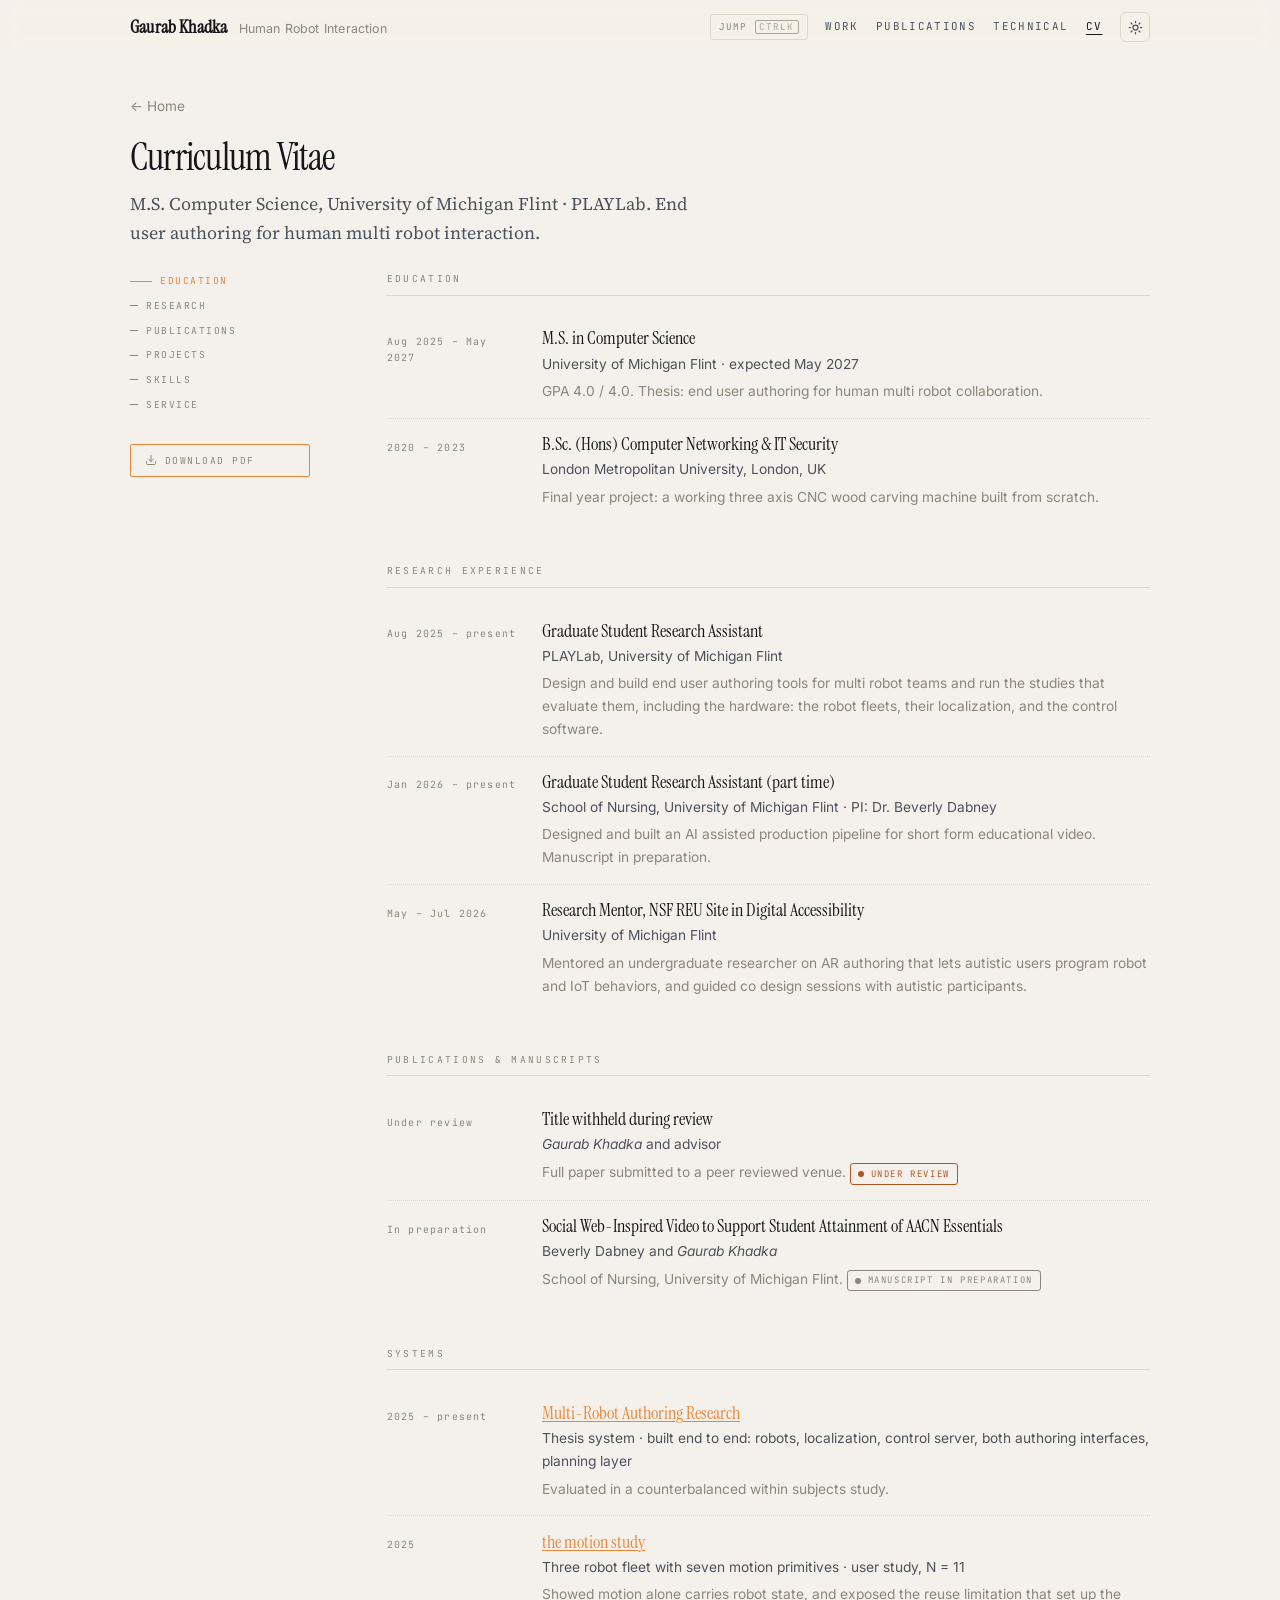
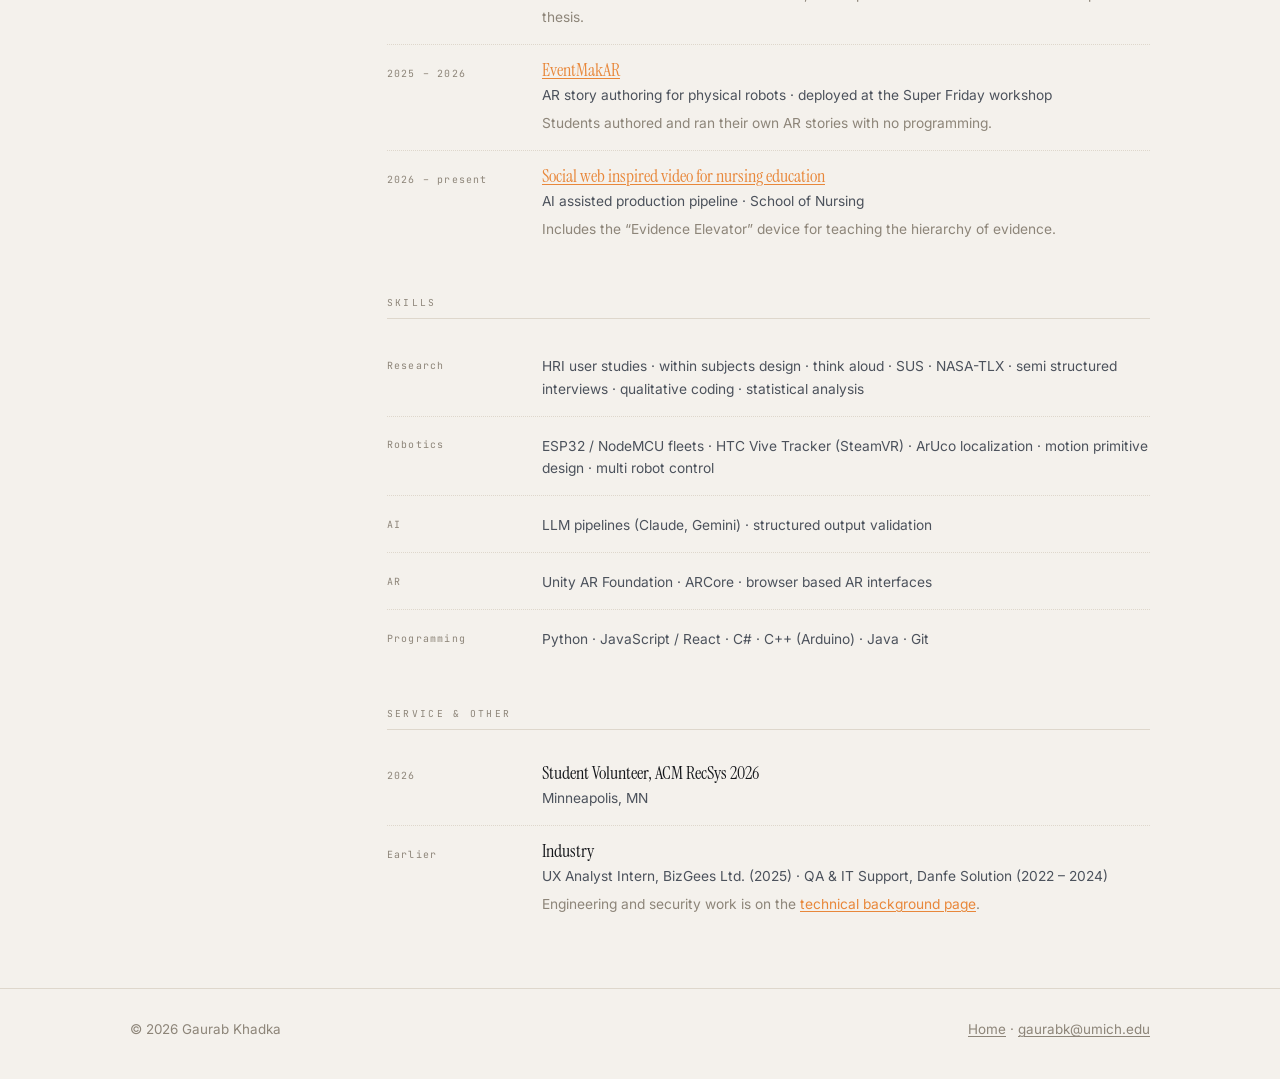
<file: cv.html>
<!DOCTYPE html>
<html lang="en">
<head>
<meta charset="UTF-8">
<meta name="viewport" content="width=device-width, initial-scale=1">
<title>Curriculum Vitae &middot; Gaurab Khadka</title>
<meta name="description" content="Curriculum vitae of Gaurab Khadka: M.S. Computer Science at the University of Michigan Flint, working on end user authoring for human multi robot interaction.">
<link rel="icon" href="data:image/svg+xml,%3Csvg xmlns='http://www.w3.org/2000/svg' viewBox='0 0 64 64'%3E%3Crect width='64' height='64' rx='12' fill='%2314407f'/%3E%3Ctext x='32' y='45' font-family='Georgia,serif' font-size='33' fill='white' text-anchor='middle'%3EGK%3C/text%3E%3C/svg%3E">
<link rel="preconnect" href="https://fonts.googleapis.com">
<link rel="preconnect" href="https://fonts.gstatic.com" crossorigin>
<link href="https://fonts.googleapis.com/css2?family=Inter:wght@400;500;600&family=Instrument+Serif:ital@0;1&family=Source+Serif+4:ital,opsz,wght@0,8..60,400;0,8..60,600;1,8..60,400&family=JetBrains+Mono:wght@400;500&display=swap" rel="stylesheet">
<link rel="stylesheet" href="styles.css?v=3">
<link rel="stylesheet" href="system.css?v=3">
<link rel="stylesheet" href="art-direction.css?v=3">
<link rel="stylesheet" href="instruments.css?v=3">
<link rel="stylesheet" href="nav.css?v=3">
<script>
  try { var t = localStorage.getItem('theme'); if (t) document.documentElement.setAttribute('data-theme', t); } catch (e) {}
</script>
</head>
<body>
<a class="skip" href="#main">Skip to content</a>

<header class="site-head">
  <div class="wrap">
    <a class="brand" href="index.html">Gaurab Khadka <span>Human Robot Interaction</span></a>
    <nav class="site-nav" aria-label="Primary">
      <a href="work.html">Work</a>
      <a href="index.html#publications" class="hide-xs">Publications</a>
      
      <a href="engineering.html" class="hide-sm">Technical</a>
      <a href="cv.html" aria-current="page">CV</a>
      <button class="theme-btn" id="themeBtn" type="button" aria-label="Switch between light and dark theme">
        <svg viewBox="0 0 24 24" fill="none" stroke="currentColor" stroke-width="2" stroke-linecap="round" aria-hidden="true">
          <circle cx="12" cy="12" r="4"></circle>
          <path d="M12 2v2M12 20v2M2 12h2M20 12h2M4.9 4.9l1.4 1.4M17.7 17.7l1.4 1.4M19.1 4.9l-1.4 1.4M6.3 17.7l-1.4 1.4"></path>
        </svg>
      </button>
    </nav>
  </div>
</header>

<main id="main">
<div class="wrap">

  <div class="page-head">
    <a class="back" href="index.html">Home</a>
    <h1>Curriculum Vitae</h1>
    <p class="sub">
      M.S. Computer Science, University of Michigan Flint &middot; PLAYLab.
      End user authoring for human multi robot interaction.
    </p>
  </div>

  <div class="cv-grid" data-cv>

    <nav class="cv-index" aria-label="CV sections">
      <a href="#cv-edu"><s></s>Education</a>
      <a href="#cv-res"><s></s>Research</a>
      <a href="#cv-pub"><s></s>Publications</a>
      <a href="#cv-proj"><s></s>Projects</a>
      <a href="#cv-skill"><s></s>Skills</a>
      <a href="#cv-serv"><s></s>Service</a>
      <a class="cv-dl" href="Gaurab_Khadka_CV.pdf">
        <svg viewBox="0 0 24 24" width="12" height="12" fill="none" stroke="currentColor" stroke-width="2" stroke-linecap="round" stroke-linejoin="round" aria-hidden="true"><path d="M21 15v4a2 2 0 0 1-2 2H5a2 2 0 0 1-2-2v-4"></path><path d="M7 10l5 5 5-5M12 15V3"></path></svg>
        Download PDF
      </a>
    </nav>

    <div>
      <section class="cv-sec" id="cv-edu">
        <h2>Education</h2>
        <div class="cv-item">
          <div class="cv-when">Aug 2025 &ndash; May 2027</div>
          <div>
            <div class="cv-what">M.S. in Computer Science</div>
            <div class="cv-where">University of Michigan Flint &middot; expected May 2027</div>
            <div class="cv-note">GPA 4.0 / 4.0. Thesis: end user authoring for human multi robot collaboration.</div>
          </div>
        </div>
        <div class="cv-item">
          <div class="cv-when">2020 &ndash; 2023</div>
          <div>
            <div class="cv-what">B.Sc. (Hons) Computer Networking &amp; IT Security</div>
            <div class="cv-where">London Metropolitan University, London, UK</div>
            <div class="cv-note">Final year project: a working three axis CNC wood carving machine built from scratch.</div>
          </div>
        </div>
      </section>

      <section class="cv-sec" id="cv-res">
        <h2>Research experience</h2>
        <div class="cv-item">
          <div class="cv-when">Aug 2025 &ndash; present</div>
          <div>
            <div class="cv-what">Graduate Student Research Assistant</div>
            <div class="cv-where">PLAYLab, University of Michigan Flint</div>
            <div class="cv-note">
              Design and build end user authoring tools for multi robot teams and run the studies that evaluate
              them, including the hardware: the robot fleets, their localization, and the control software.
            </div>
          </div>
        </div>
        <div class="cv-item">
          <div class="cv-when">Jan 2026 &ndash; present</div>
          <div>
            <div class="cv-what">Graduate Student Research Assistant (part time)</div>
            <div class="cv-where">School of Nursing, University of Michigan Flint &middot; PI: Dr.&nbsp;Beverly Dabney</div>
            <div class="cv-note">Designed and built an AI assisted production pipeline for short form educational video. Manuscript in preparation.</div>
          </div>
        </div>
        <div class="cv-item">
          <div class="cv-when">May &ndash; Jul 2026</div>
          <div>
            <div class="cv-what">Research Mentor, NSF REU Site in Digital Accessibility</div>
            <div class="cv-where">University of Michigan Flint</div>
            <div class="cv-note">Mentored an undergraduate researcher on AR authoring that lets autistic users program robot and IoT behaviors, and guided co design sessions with autistic participants.</div>
          </div>
        </div>
      </section>

      <section class="cv-sec" id="cv-pub">
        <h2>Publications &amp; manuscripts</h2>
        <div class="cv-item">
          <div class="cv-when">Under review</div>
          <div>
            <div class="cv-what">Title withheld during review</div>
            <div class="cv-where"><em>Gaurab Khadka</em> and advisor</div>
            <div class="cv-note">
              Full paper submitted to a peer reviewed venue.
              <span class="status-chip review"><i></i> Under review</span>
            </div>
          </div>
        </div>
        <div class="cv-item">
          <div class="cv-when">In preparation</div>
          <div>
            <div class="cv-what">Social Web-Inspired Video to Support Student Attainment of AACN Essentials</div>
            <div class="cv-where">Beverly Dabney and <em>Gaurab Khadka</em></div>
            <div class="cv-note">
              School of Nursing, University of Michigan Flint.
              <span class="status-chip prep"><i></i> Manuscript in preparation</span>
            </div>
          </div>
        </div>
      </section>

      <section class="cv-sec" id="cv-proj">
        <h2>Systems</h2>
        <div class="cv-item" data-peek-k="M.S. thesis" data-peek-t="Authoring motion for robot teams"
             data-peek="Novices author the motions; a model composes the plan; the person approves before anything moves. Currently under review.">
          <div class="cv-when">2025 &ndash; present</div>
          <div>
            <div class="cv-what"><a href="work.html#thesis">Multi-Robot Authoring Research</a></div>
            <div class="cv-where">Thesis system &middot; built end to end: robots, localization, control server, both authoring interfaces, planning layer</div>
            <div class="cv-note">Evaluated in a counterbalanced within subjects study.</div>
          </div>
        </div>
        <div class="cv-item" data-peek-k="Formative study" data-peek-t="the motion study"
             data-peek="Three robots at about $30 each, seven motion primitives, ArUco tracking. N = 11, SUS around 70.">
          <div class="cv-when">2025</div>
          <div>
            <div class="cv-what"><a href="work.html#motion-study">the motion study</a></div>
            <div class="cv-where">Three robot fleet with seven motion primitives &middot; user study, N = 11</div>
            <div class="cv-note">Showed motion alone carries robot state, and exposed the reuse limitation that set up the thesis.</div>
          </div>
        </div>
        <div class="cv-item" data-peek-k="Deployed" data-peek-t="EventMakAR"
             data-peek="A browser authoring tool for AR stories built from four virtual characters and eight physical devices. Used live at a public workshop.">
          <div class="cv-when">2025 &ndash; 2026</div>
          <div>
            <div class="cv-what"><a href="work.html#eventmakar">EventMakAR</a></div>
            <div class="cv-where">AR story authoring for physical robots &middot; deployed at the Super Friday workshop</div>
            <div class="cv-note">Students authored and ran their own AR stories with no programming.</div>
          </div>
        </div>
        <div class="cv-item" data-peek-k="In preparation" data-peek-t="Social web inspired video"
             data-peek="An AI assisted pipeline that takes a competency topic through to a video in the course LMS.">
          <div class="cv-when">2026 &ndash; present</div>
          <div>
            <div class="cv-what"><a href="work.html#video">Social web inspired video for nursing education</a></div>
            <div class="cv-where">AI assisted production pipeline &middot; School of Nursing</div>
            <div class="cv-note">Includes the &ldquo;Evidence Elevator&rdquo; device for teaching the hierarchy of evidence.</div>
          </div>
        </div>
      </section>

      <section class="cv-sec" id="cv-skill">
        <h2>Skills</h2>
        <div class="cv-item">
          <div class="cv-when">Research</div>
          <div><div class="cv-where">HRI user studies &middot; within subjects design &middot; think aloud &middot; SUS &middot; NASA-TLX &middot; semi structured interviews &middot; qualitative coding &middot; statistical analysis</div></div>
        </div>
        <div class="cv-item">
          <div class="cv-when">Robotics</div>
          <div><div class="cv-where">ESP32 / NodeMCU fleets &middot; HTC Vive Tracker (SteamVR) &middot; ArUco localization &middot; motion primitive design &middot; multi robot control</div></div>
        </div>
        <div class="cv-item">
          <div class="cv-when">AI</div>
          <div><div class="cv-where">LLM pipelines (Claude, Gemini) &middot; structured output validation</div></div>
        </div>
        <div class="cv-item">
          <div class="cv-when">AR</div>
          <div><div class="cv-where">Unity AR Foundation &middot; ARCore &middot; browser based AR interfaces</div></div>
        </div>
        <div class="cv-item">
          <div class="cv-when">Programming</div>
          <div><div class="cv-where">Python &middot; JavaScript / React &middot; C# &middot; C++ (Arduino) &middot; Java &middot; Git</div></div>
        </div>
      </section>

      <section class="cv-sec" id="cv-serv">
        <h2>Service &amp; other</h2>
        <div class="cv-item">
          <div class="cv-when">2026</div>
          <div>
            <div class="cv-what">Student Volunteer, ACM RecSys 2026</div>
            <div class="cv-where">Minneapolis, MN</div>
          </div>
        </div>
        <div class="cv-item">
          <div class="cv-when">Earlier</div>
          <div>
            <div class="cv-what">Industry</div>
            <div class="cv-where">UX Analyst Intern, BizGees Ltd. (2025) &middot; QA &amp; IT Support, Danfe Solution (2022 &ndash; 2024)</div>
            <div class="cv-note">Engineering and security work is on the <a href="engineering.html">technical background page</a>.</div>
          </div>
        </div>
      </section>
    </div>
  </div>

</div>
</main>

<footer class="site-foot">
  <div class="wrap">
    <span>&copy; 2026 Gaurab Khadka</span>
    <span><a href="index.html">Home</a> &middot; <a href="mailto:gaurabk@umich.edu">gaurabk@umich.edu</a></span>
  </div>
</footer>

<script src="art-direction.js?v=3" defer></script>
<script src="instruments.js?v=3" defer></script>
<script src="nav.js?v=3" defer></script>
</body>
</html>
</file>
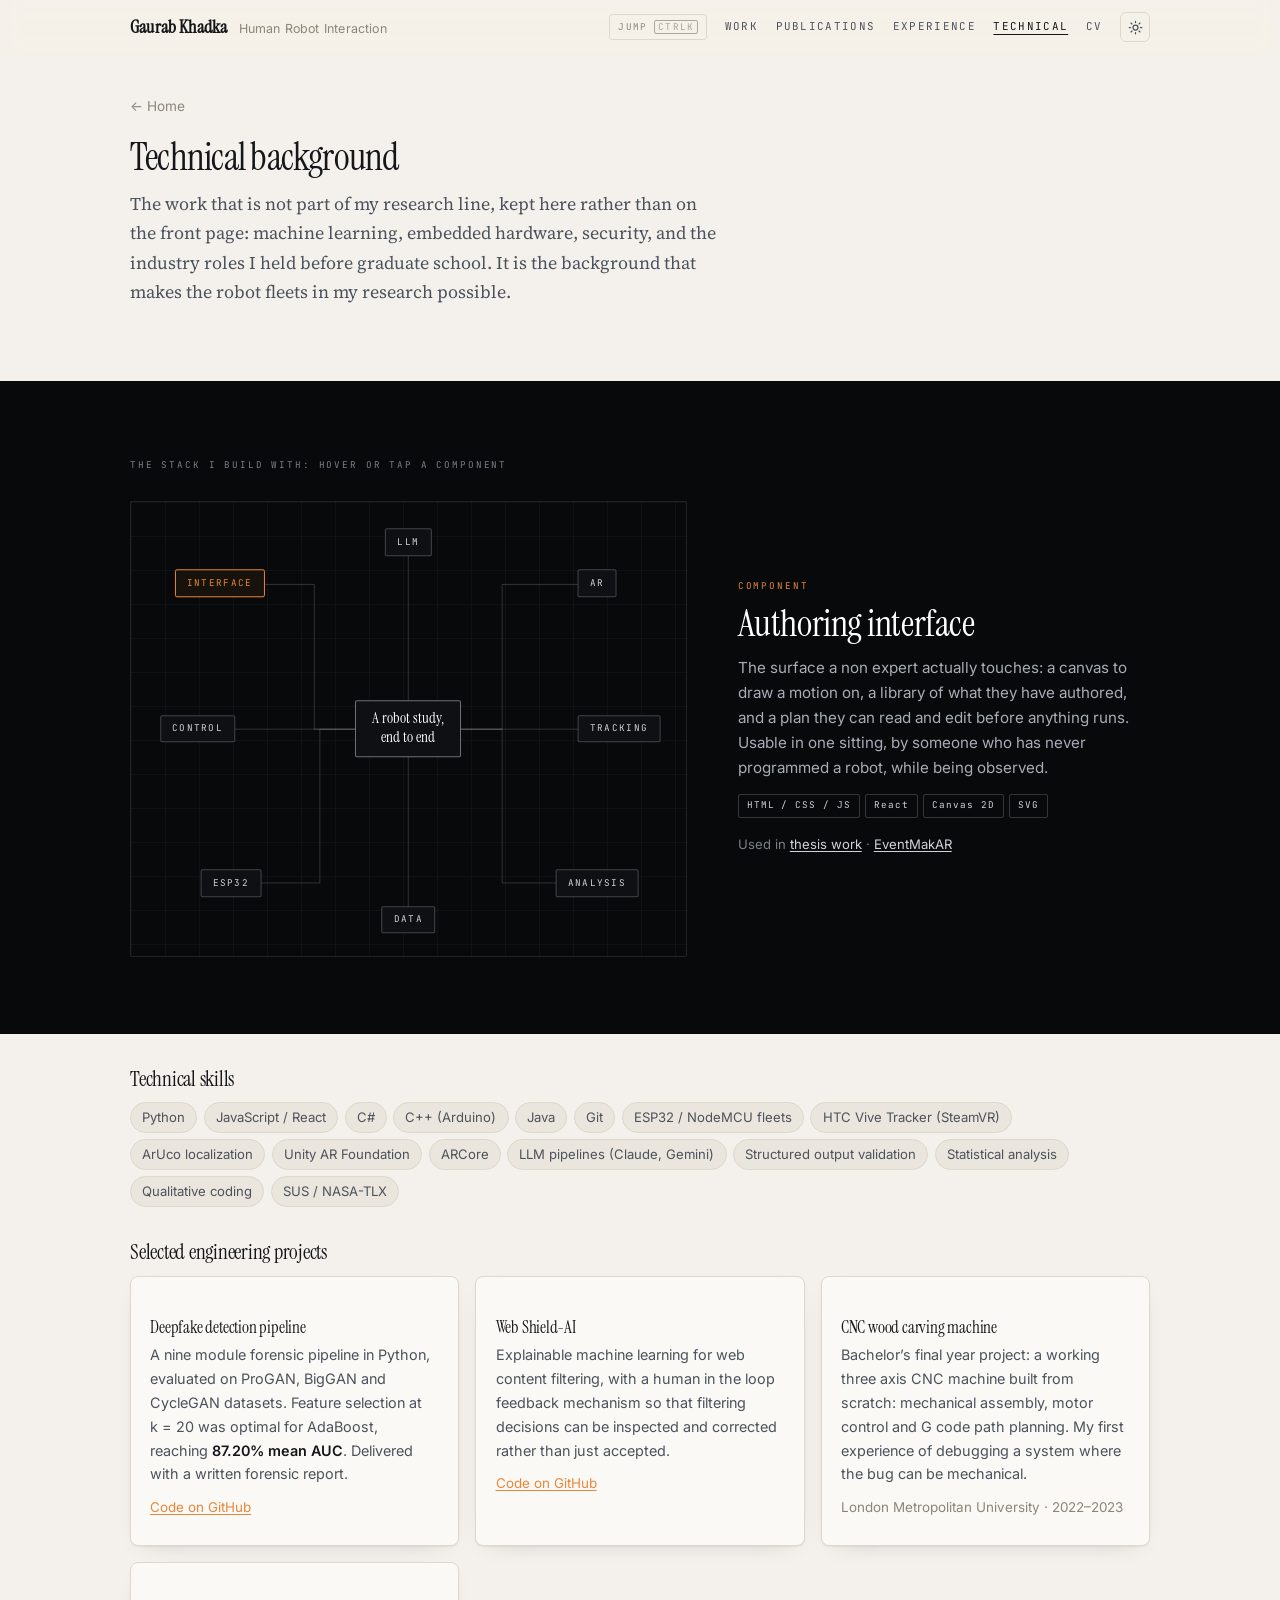
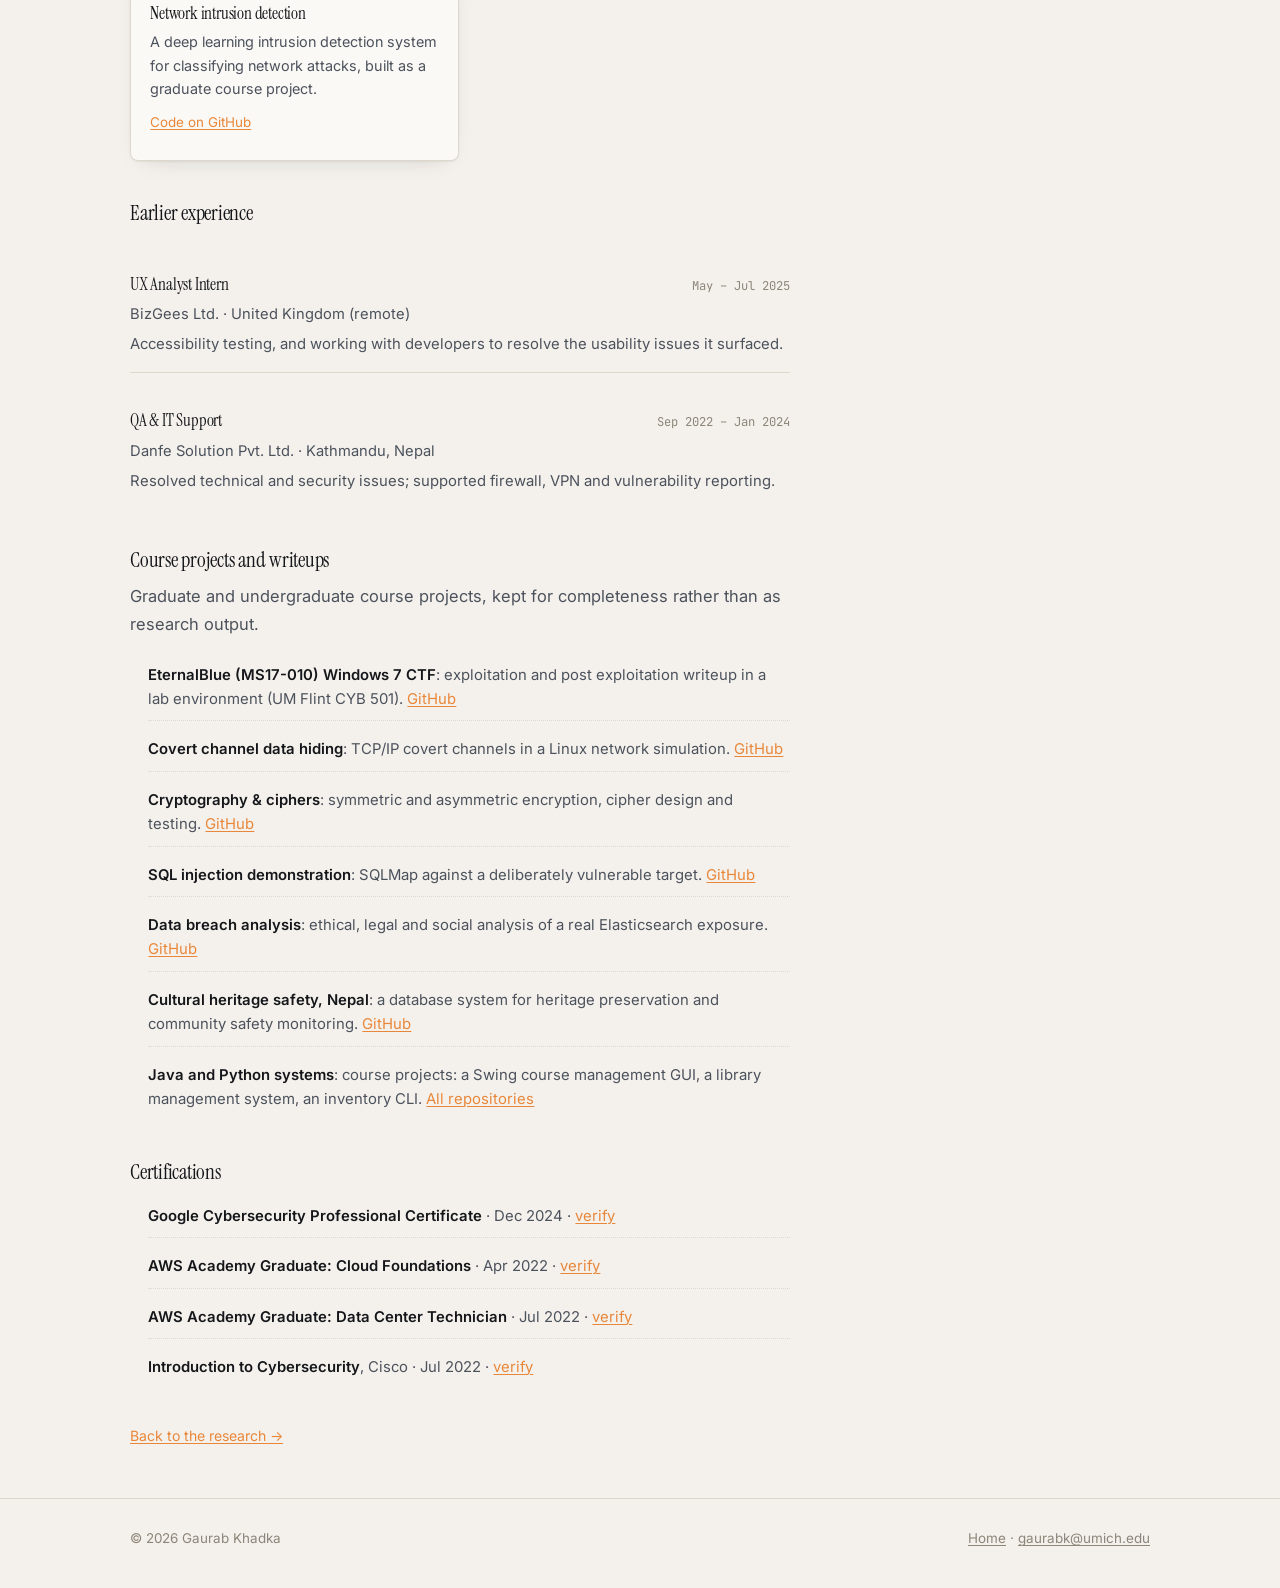
<file: engineering.html>
<!DOCTYPE html>
<html lang="en">
<head>
<meta charset="UTF-8">
<meta name="viewport" content="width=device-width, initial-scale=1">
<title>Technical background &middot; Gaurab Khadka</title>
<meta name="description" content="Engineering, machine learning and security work behind Gaurab Khadka's research: a forensic deepfake detection pipeline, explainable web filtering, a CNC machine built from scratch, and earlier industry roles.">
<link rel="icon" href="data:image/svg+xml,%3Csvg xmlns='http://www.w3.org/2000/svg' viewBox='0 0 64 64'%3E%3Crect width='64' height='64' rx='12' fill='%2314407f'/%3E%3Ctext x='32' y='45' font-family='Georgia,serif' font-size='33' fill='white' text-anchor='middle'%3EGK%3C/text%3E%3C/svg%3E">
<link rel="preconnect" href="https://fonts.googleapis.com">
<link rel="preconnect" href="https://fonts.gstatic.com" crossorigin>
<link href="https://fonts.googleapis.com/css2?family=Inter:wght@400;500;600&family=Instrument+Serif:ital@0;1&family=Source+Serif+4:ital,opsz,wght@0,8..60,400;0,8..60,600;1,8..60,400&family=JetBrains+Mono:wght@400;500&display=swap" rel="stylesheet">
<link rel="stylesheet" href="styles.css?v=3">
<link rel="stylesheet" href="system.css?v=3">
<link rel="stylesheet" href="art-direction.css?v=3">
<link rel="stylesheet" href="instruments.css?v=3">
<link rel="stylesheet" href="nav.css?v=3">
<script>
  try { var t = localStorage.getItem('theme'); if (t) document.documentElement.setAttribute('data-theme', t); } catch (e) {}
</script>
</head>
<body>
<a class="skip" href="#main">Skip to content</a>

<header class="site-head">
  <div class="wrap">
    <a class="brand" href="index.html">Gaurab Khadka <span>Human Robot Interaction</span></a>
    <nav class="site-nav" aria-label="Primary">
      <a href="work.html">Work</a>
      <a href="index.html#publications" class="hide-xs">Publications</a>
      <a href="index.html#experience" class="hide-sm">Experience</a>
      <a href="engineering.html" aria-current="page" class="hide-sm">Technical</a>
      <a href="cv.html">CV</a>
      <button class="theme-btn" id="themeBtn" type="button" aria-label="Switch between light and dark theme">
        <svg viewBox="0 0 24 24" fill="none" stroke="currentColor" stroke-width="2" stroke-linecap="round" aria-hidden="true">
          <circle cx="12" cy="12" r="4"></circle>
          <path d="M12 2v2M12 20v2M2 12h2M20 12h2M4.9 4.9l1.4 1.4M17.7 17.7l1.4 1.4M19.1 4.9l-1.4 1.4M6.3 17.7l-1.4 1.4"></path>
        </svg>
      </button>
    </nav>
  </div>
</header>

<main id="main">
<div class="wrap">

  <div class="page-head">
    <a class="back" href="index.html">Home</a>
    <h1>Technical background</h1>
    <p class="sub">
      The work that is not part of my research line, kept here rather than on the front page: machine learning,
      embedded hardware, security, and the industry roles I held before graduate school. It is the background that
      makes the robot fleets in my research possible.
    </p>
  </div>

  <article class="body" style="max-width:none">

  </article>
</div>
</main>

<section class="bp-wrap" data-blueprint aria-label="System schematic">
  <div class="wrap">
    <p class="annot" style="margin-bottom:1.6rem">The stack I build with: hover or tap a component</p>
    <div class="bp-grid">

      <div class="bp">
        <svg class="bp-wires" aria-hidden="true" preserveAspectRatio="none"></svg>
        <div class="bnode core" style="left:50%;top:50%">A robot study,<br>end to end</div>
          <button class="bnode" type="button" data-part="interface" style="left:16%;top:18%">INTERFACE</button>
          <button class="bnode" type="button" data-part="llm" style="left:50%;top:9%">LLM</button>
          <button class="bnode" type="button" data-part="ar" style="left:84%;top:18%">AR</button>
          <button class="bnode" type="button" data-part="control" style="left:12%;top:50%">CONTROL</button>
          <button class="bnode" type="button" data-part="tracking" style="left:88%;top:50%">TRACKING</button>
          <button class="bnode" type="button" data-part="esp32" style="left:18%;top:84%">ESP32</button>
          <button class="bnode" type="button" data-part="data" style="left:50%;top:92%">DATA</button>
          <button class="bnode" type="button" data-part="analysis" style="left:84%;top:84%">ANALYSIS</button>
      </div>

      <div>
        <div class="bp-list">
        <button class="bnode" type="button" data-part="interface">INTERFACE</button>
        <button class="bnode" type="button" data-part="llm">LLM</button>
        <button class="bnode" type="button" data-part="ar">AR</button>
        <button class="bnode" type="button" data-part="control">CONTROL</button>
        <button class="bnode" type="button" data-part="tracking">TRACKING</button>
        <button class="bnode" type="button" data-part="esp32">ESP32</button>
        <button class="bnode" type="button" data-part="data">DATA</button>
        <button class="bnode" type="button" data-part="analysis">ANALYSIS</button>
        </div>
        <div class="bp-panel"></div>
      </div>

    </div>
  </div>

  <div class="bp-data" hidden>
      <div data-for="interface">
        <div class="k">Component</div>
        <h3>Authoring interface</h3>
        <p>The surface a non expert actually touches: a canvas to draw a motion on, a library of what they have authored, and a plan they can read and edit before anything runs. Usable in one sitting, by someone who has never programmed a robot, while being observed.</p>
        <div class="stack"><span>HTML / CSS / JS</span><span>React</span><span>Canvas 2D</span><span>SVG</span></div>
        <p class="used">Used in <a href="work.html#thesis">thesis work</a> &middot; <a href="work.html#eventmakar">EventMakAR</a></p>
      </div>
      <div data-for="llm">
        <div class="k">Component</div>
        <h3>Scenario engine</h3>
        <p>Turns a scenario written in plain English into assignments drawn from the user's own motion library. Output that does not hold up structurally is refused and regenerated rather than passed downstream, and the result is always shown to a person before it reaches hardware.</p>
        <div class="stack"><span>Claude API</span><span>Gemini API</span><span>Structured output validation</span><span>Schema repair</span></div>
        <p class="used">Used in <a href="work.html#thesis">thesis work</a> &middot; <a href="work.html#video">nursing video</a></p>
      </div>
      <div data-for="ar">
        <div class="k">Component</div>
        <h3>Augmented reality layer</h3>
        <p>Spatial overlays registered to the room, driven by the same event file a non programmer authored in the browser. The runtime parses the file and drives the physical characters, so authored stories run without anyone opening the Unity project.</p>
        <div class="stack"><span>Unity</span><span>AR Foundation</span><span>ARCore</span><span>C#</span></div>
        <p class="used">Used in <a href="work.html#eventmakar">EventMakAR</a></p>
      </div>
      <div data-for="control">
        <div class="k">Component</div>
        <h3>Control server</h3>
        <p>The centre of the fleet: takes an approved plan, splits it per robot, dispatches commands and watches what comes back. Also where an emergency stop lives, which matters when the robots are on the floor of a room with participants in it.</p>
        <div class="stack"><span>Python</span><span>WebSockets</span><span>REST</span><span>Serial</span></div>
        <p class="used">Used in <a href="work.html#thesis">thesis work</a> &middot; <a href="work.html#motion-study">the motion study</a></p>
      </div>
      <div data-for="tracking">
        <div class="k">Component</div>
        <h3>Localization</h3>
        <p>Knowing where each robot actually is, not where it was told to be. Without accurate position you cannot tell whether a robot performed the motion a person authored, which makes the whole study unanswerable. My first localization approach was not accurate enough and I replaced it.</p>
        <div class="stack"><span>HTC Vive Tracker</span><span>SteamVR</span><span>ArUco markers</span><span>OpenCV</span></div>
        <p class="used">Used in <a href="work.html#thesis">thesis work</a> &middot; <a href="work.html#motion-study">the motion study</a></p>
      </div>
      <div data-for="esp32">
        <div class="k">Component</div>
        <h3>Robot controllers</h3>
        <p>The robots themselves. Microcontroller firmware driving motors and servos over wifi, on a chassis built for roughly thirty dollars a unit so a study can use a fleet rather than one robot.</p>
        <div class="stack"><span>ESP32 / NodeMCU</span><span>C++ (Arduino)</span><span>PWM motor control</span><span>3D printed chassis</span></div>
        <p class="used">Used in <a href="work.html#motion-study">the motion study</a> &middot; <a href="work.html#thesis">thesis work</a></p>
      </div>
      <div data-for="data">
        <div class="k">Component</div>
        <h3>Study instrumentation</h3>
        <p>What a session leaves behind: authoring logs, execution traces, questionnaire responses and interview recordings, captured so that what someone said while authoring can be read against what they reported once they were done.</p>
        <div class="stack"><span>Think aloud protocol</span><span>SUS</span><span>NASA-TLX</span><span>Semi structured interviews</span></div>
        <p class="used">Used in <a href="work.html#thesis">thesis work</a> &middot; <a href="work.html#motion-study">the motion study</a></p>
      </div>
      <div data-for="analysis">
        <div class="k">Component</div>
        <h3>Analysis</h3>
        <p>Turning sessions into findings: counterbalanced within subjects comparison, descriptive and inferential statistics, and qualitative coding of what participants said, plus the figures that report it.</p>
        <div class="stack"><span>Python</span><span>pandas</span><span>matplotlib</span><span>Qualitative coding</span></div>
        <p class="used">Used in <a href="work.html#thesis">thesis work</a> &middot; <a href="work.html#motion-study">the motion study</a></p>
      </div>
  </div>
</section>
<main><div class="wrap"><article class="body" style="max-width:none">
    <h2>Technical skills</h2>
    <div class="kw" style="margin-bottom:1.6rem">
      <span>Python</span><span>JavaScript / React</span><span>C#</span><span>C++ (Arduino)</span><span>Java</span><span>Git</span>
      <span>ESP32 / NodeMCU fleets</span><span>HTC Vive Tracker (SteamVR)</span><span>ArUco localization</span>
      <span>Unity AR Foundation</span><span>ARCore</span>
      <span>LLM pipelines (Claude, Gemini)</span><span>Structured output validation</span>
      <span>Statistical analysis</span><span>Qualitative coding</span><span>SUS / NASA-TLX</span>
    </div>

    <h2>Selected engineering projects</h2>
    <div class="cards">

      <div class="card">
        <h3>Deepfake detection pipeline</h3>
        <p>
          A nine module forensic pipeline in Python, evaluated on ProGAN, BigGAN and CycleGAN datasets. Feature
          selection at k&nbsp;=&nbsp;20 was optimal for AdaBoost, reaching <strong>87.20% mean AUC</strong>. Delivered
          with a written forensic report.
        </p>
        <p class="foot"><a href="https://github.com/ESulululu10/DeepfakeDetectionPipeline" rel="noopener">Code on GitHub</a></p>
      </div>

      <div class="card">
        <h3>Web Shield-AI</h3>
        <p>
          Explainable machine learning for web content filtering, with a human in the loop feedback mechanism so that
          filtering decisions can be inspected and corrected rather than just accepted.
        </p>
        <p class="foot"><a href="https://github.com/ESulululu10/Webshield-AI" rel="noopener">Code on GitHub</a></p>
      </div>

      <div class="card">
        <h3>CNC wood carving machine</h3>
        <p>
          Bachelor&rsquo;s final year project: a working three axis CNC machine built from scratch: mechanical
          assembly, motor control and G code path planning. My first experience of debugging a system where the bug
          can be mechanical.
        </p>
        <p class="foot">London Metropolitan University &middot; 2022&ndash;2023</p>
      </div>

      <div class="card">
        <h3>Network intrusion detection</h3>
        <p>
          A deep learning intrusion detection system for classifying network attacks, built as a graduate course project.
        </p>
        <p class="foot"><a href="https://github.com/ESulululu10/Network-Intrusion-Detection-System-NIDS-Using-Deep-Learning" rel="noopener">Code on GitHub</a></p>
      </div>

    </div>

    <h2 style="margin-top:2.4rem">Earlier experience</h2>
    <div class="rows" style="max-width:66ch">
      <div class="row">
        <div class="row-head">
          <h3>UX Analyst Intern</h3>
          <span class="when">May &ndash; Jul 2025</span>
        </div>
        <p class="where">BizGees Ltd. &middot; United Kingdom (remote)</p>
        <p>Accessibility testing, and working with developers to resolve the usability issues it surfaced.</p>
      </div>
      <div class="row">
        <div class="row-head">
          <h3>QA &amp; IT Support</h3>
          <span class="when">Sep 2022 &ndash; Jan 2024</span>
        </div>
        <p class="where">Danfe Solution Pvt. Ltd. &middot; Kathmandu, Nepal</p>
        <p>Resolved technical and security issues; supported firewall, VPN and vulnerability reporting.</p>
      </div>
    </div>

    <h2 style="margin-top:2.4rem">Course projects and writeups</h2>
    <p style="max-width:66ch">
      Graduate and undergraduate course projects, kept for completeness rather than as research output.
    </p>
    <ul class="compact">
      <li><strong>EternalBlue (MS17-010) Windows 7 CTF</strong>: exploitation and post exploitation writeup in a lab environment (UM Flint CYB 501). <a href="https://github.com/ESulululu10/EternalBlue-win7-CTF" rel="noopener">GitHub</a></li>
      <li><strong>Covert channel data hiding</strong>: TCP/IP covert channels in a Linux network simulation. <a href="https://github.com/ESulululu10/covert-channel-data-hiding" rel="noopener">GitHub</a></li>
      <li><strong>Cryptography &amp; ciphers</strong>: symmetric and asymmetric encryption, cipher design and testing. <a href="https://github.com/ESulululu10/cryptography-ciphers-research" rel="noopener">GitHub</a></li>
      <li><strong>SQL injection demonstration</strong>: SQLMap against a deliberately vulnerable target. <a href="https://github.com/ESulululu10/Sql-injection-demo-report" rel="noopener">GitHub</a></li>
      <li><strong>Data breach analysis</strong>: ethical, legal and social analysis of a real Elasticsearch exposure. <a href="https://github.com/ESulululu10/online-casino-data-leak-report" rel="noopener">GitHub</a></li>
      <li><strong>Cultural heritage safety, Nepal</strong>: a database system for heritage preservation and community safety monitoring. <a href="https://github.com/ESulululu10/cultural-heritage-safety-nepal" rel="noopener">GitHub</a></li>
      <li><strong>Java and Python systems</strong>: course projects: a Swing course management GUI, a library management system, an inventory CLI. <a href="https://github.com/ESulululu10?tab=repositories" rel="noopener">All repositories</a></li>
    </ul>

    <h2 style="margin-top:2.4rem">Certifications</h2>
    <ul class="compact">
      <li><strong>Google Cybersecurity Professional Certificate</strong> &middot; Dec 2024 &middot; <a href="https://coursera.org/share/1b971182c4f8a63c9493eba0f3b03576" rel="noopener">verify</a></li>
      <li><strong>AWS Academy Graduate: Cloud Foundations</strong> &middot; Apr 2022 &middot; <a href="https://www.credly.com/badges/749d5676-9ca6-4d48-abe7-d7ea7cb34221/public_url" rel="noopener">verify</a></li>
      <li><strong>AWS Academy Graduate: Data Center Technician</strong> &middot; Jul 2022 &middot; <a href="https://www.credly.com/badges/95f6a4e6-b13a-4fa9-9a15-a039a408ec02/public_url" rel="noopener">verify</a></li>
      <li><strong>Introduction to Cybersecurity</strong>, Cisco &middot; Jul 2022 &middot; <a href="https://www.credly.com/badges/c328643a-0bec-460d-a3c0-9f2118243477/public_url" rel="noopener">verify</a></li>
    </ul>

    <p style="margin-top:2rem"><a class="more" href="index.html#research">Back to the research</a></p>
  </article>

</div>
</main>

<footer class="site-foot">
  <div class="wrap">
    <span>&copy; 2026 Gaurab Khadka</span>
    <span><a href="index.html">Home</a> &middot; <a href="mailto:gaurabk@umich.edu">gaurabk@umich.edu</a></span>
  </div>
</footer>

<script>
  (function () {
    var btn = document.getElementById('themeBtn');
    if (!btn) return;
    btn.addEventListener('click', function () {
      var root = document.documentElement;
      var isDark = root.getAttribute('data-theme') === 'dark' ||
        (!root.getAttribute('data-theme') && window.matchMedia('(prefers-color-scheme: dark)').matches);
      var next = isDark ? 'light' : 'dark';
      root.setAttribute('data-theme', next);
      try { localStorage.setItem('theme', next); } catch (e) {}
    });
  })();
</script>
<script src="art-direction.js?v=3" defer></script>
<script src="instruments.js?v=3" defer></script>
<script src="nav.js?v=3" defer></script>
</body>
</html>
</file>
<file: styles.css>
/* ============================================================
   Gaurab Khadka - academic site
   Shared stylesheet. Light default; dark via media query plus an
   explicit [data-theme] override set by the header toggle.
   ============================================================ */

:root {
  --paper:      #fbfbf9;
  --paper-alt:  #f3f3ef;
  --card:       #ffffff;
  --ink:        #1a1c20;
  --ink-soft:   #4a4f57;
  --ink-faint:  #6f747d;
  --rule:       #e2e1db;
  --accent:     #14407f;
  --accent-soft:#e9eef8;
  --mark:       #a8491a;
  --shadow:     0 1px 2px rgba(20, 24, 32, .05), 0 8px 24px -16px rgba(20, 24, 32, .25);

  --serif: "Source Serif 4", Georgia, "Times New Roman", serif;
  --sans:  "Inter", -apple-system, BlinkMacSystemFont, "Segoe UI", sans-serif;
  --mono:  "JetBrains Mono", ui-monospace, SFMono-Regular, Menlo, monospace;

  --measure: 66ch;
  --wide: 1060px;
}

@media (prefers-color-scheme: dark) {
  :root:not([data-theme="light"]) {
    --paper:      #12141a;
    --paper-alt:  #171a21;
    --card:       #181b22;
    --ink:        #e6e8ec;
    --ink-soft:   #b0b6c0;
    --ink-faint:  #8a919d;
    --rule:       #272b34;
    --accent:     #8fb4f0;
    --accent-soft:#1b2433;
    --mark:       #e0a273;
    --shadow:     0 1px 2px rgba(0,0,0,.3), 0 8px 24px -16px rgba(0,0,0,.6);
  }
}

:root[data-theme="dark"] {
  --paper:      #12141a;
  --paper-alt:  #171a21;
  --card:       #181b22;
  --ink:        #e6e8ec;
  --ink-soft:   #b0b6c0;
  --ink-faint:  #8a919d;
  --rule:       #272b34;
  --accent:     #8fb4f0;
  --accent-soft:#1b2433;
  --mark:       #e0a273;
  --shadow:     0 1px 2px rgba(0,0,0,.3), 0 8px 24px -16px rgba(0,0,0,.6);
}

*, *::before, *::after { box-sizing: border-box; }

html { -webkit-text-size-adjust: 100%; scroll-behavior: smooth; scroll-padding-top: 5rem; }
@media (prefers-reduced-motion: reduce) { html { scroll-behavior: auto; } }

body {
  margin: 0;
  background: var(--paper);
  color: var(--ink);
  font-family: var(--sans);
  font-size: 17px;
  line-height: 1.65;
  -webkit-font-smoothing: antialiased;
}

h1, h2, h3, h4 { font-family: var(--serif); font-weight: 600; line-height: 1.22; margin: 0; }
p { margin: 0 0 1rem; }
a { color: var(--accent); text-decoration-thickness: 1px; text-underline-offset: 2px; }
a:hover { text-decoration-thickness: 2px; }
:focus-visible { outline: 2px solid var(--accent); outline-offset: 3px; border-radius: 2px; }
img { max-width: 100%; }

.skip {
  position: absolute; left: -9999px; top: 0; background: var(--accent); color: #fff;
  padding: .6rem 1rem; z-index: 100; border-radius: 0 0 6px 0;
}
.skip:focus { left: 0; }

/* ---------- layout ---------- */
.wrap { width: 100%; max-width: var(--wide); margin: 0 auto; padding: 0 20px; }
.prose { max-width: var(--measure); }

section { padding: 2.75rem 0; border-top: 1px solid var(--rule); }
section.hero { border-top: 0; }

.eyebrow {
  font-family: var(--mono); font-size: .7rem; letter-spacing: .14em; text-transform: uppercase;
  color: var(--ink-faint); margin: 0 0 1.1rem;
}
h2.section-title { font-size: 1.45rem; margin: 0 0 1.4rem; letter-spacing: -.01em; }

/* ---------- header ---------- */
.site-head {
  position: sticky; top: 0; z-index: 50;
  background: var(--paper);
  border-bottom: 1px solid var(--rule);
}
@supports (backdrop-filter: blur(10px)) {
  .site-head { background: color-mix(in srgb, var(--paper) 86%, transparent); backdrop-filter: saturate(180%) blur(10px); }
}
.site-head .wrap { display: flex; align-items: center; justify-content: space-between; height: 58px; gap: 1rem; }
.brand { font-family: var(--serif); font-size: 1.02rem; font-weight: 600; color: var(--ink); text-decoration: none; white-space: nowrap; }
.brand span { color: var(--ink-faint); font-family: var(--sans); font-size: .78rem; font-weight: 400; margin-left: .5rem; }
@media (max-width: 680px) { .brand span { display: none; } }

.site-nav { display: flex; align-items: center; gap: 1.1rem; font-size: .88rem; }
.site-nav a { color: var(--ink-soft); text-decoration: none; }
.site-nav a:hover, .site-nav a[aria-current="page"] { color: var(--ink); text-decoration: underline; text-underline-offset: 4px; }
@media (max-width: 720px) { .site-nav .hide-sm { display: none; } }
@media (max-width: 560px) { .site-nav { gap: .8rem; font-size: .85rem; } .site-nav .hide-xs { display: none; } }

.theme-btn {
  background: none; border: 1px solid var(--rule); border-radius: 6px; cursor: pointer;
  color: var(--ink-soft); width: 30px; height: 30px; display: grid; place-items: center; padding: 0; flex: none;
}
.theme-btn:hover { color: var(--ink); border-color: var(--ink-faint); }
.theme-btn svg { width: 15px; height: 15px; }

/* ---------- hero ---------- */
.hero { padding: 3rem 0 2.5rem; }
.hero-grid { display: grid; grid-template-columns: minmax(0, 1fr) 190px; gap: 3rem; align-items: start; }
@media (max-width: 760px) { .hero-grid { grid-template-columns: 1fr; gap: 1.75rem; } }

.hero h1 { font-size: clamp(2.1rem, 5vw, 2.85rem); letter-spacing: -.02em; margin-bottom: .6rem; }
.hero .lede { font-family: var(--serif); font-size: 1.22rem; line-height: 1.5; color: var(--ink); margin-bottom: 1.1rem; }
.hero .affil { color: var(--ink-soft); font-size: .97rem; }
.hero .affil strong { font-weight: 600; color: var(--ink); }

.portrait {
  width: 190px; height: 190px; border-radius: 4px; object-fit: cover; object-position: 50% 26%;
  border: 1px solid var(--rule); box-shadow: var(--shadow); background: var(--paper-alt);
}
@media (max-width: 760px) { .portrait { width: 136px; height: 136px; } }

.links { display: flex; flex-wrap: wrap; gap: .5rem; margin-top: 1.4rem; }
.links a {
  display: inline-flex; align-items: center; gap: .4rem;
  font-size: .86rem; text-decoration: none; color: var(--ink-soft);
  border: 1px solid var(--rule); border-radius: 999px; padding: .34rem .85rem; background: var(--card);
}
.links a:hover { color: var(--accent); border-color: var(--accent); }
.links a svg { width: 14px; height: 14px; flex: none; }
.links a.primary { background: var(--accent); border-color: var(--accent); color: var(--paper); }
.links a.primary:hover { filter: brightness(1.1); color: var(--paper); }

/* ---------- news ---------- */
.news { list-style: none; margin: 0; padding: 0; max-width: var(--measure); }
.news li { display: grid; grid-template-columns: 5.6rem 1fr; gap: 1rem; padding: .5rem 0; border-bottom: 1px dotted var(--rule); font-size: .94rem; color: var(--ink-soft); }
.news li:last-child { border-bottom: 0; }
.news time { font-family: var(--mono); font-size: .76rem; color: var(--ink-faint); padding-top: .25rem; }
@media (max-width: 520px) {
  .news li { grid-template-columns: 1fr; gap: .15rem; }
  .news time { padding-top: 0; }
}

/* ---------- research entries ---------- */
.entry { display: grid; grid-template-columns: 250px minmax(0, 1fr); gap: 1.75rem; padding: 1.6rem 0; border-bottom: 1px solid var(--rule); }
.entry:last-of-type { border-bottom: 0; }
@media (max-width: 720px) { .entry { grid-template-columns: 1fr; gap: 1rem; } }

.entry-fig {
  border: 1px solid var(--rule); border-radius: 6px; background: var(--paper-alt);
  overflow: hidden; display: grid; place-items: center; min-height: 150px; padding: .6rem;
}
.entry-fig svg { width: 100%; height: auto; display: block; }
.entry-fig img { width: 100%; height: 100%; object-fit: cover; display: block; }

.entry h3 { font-size: 1.18rem; margin-bottom: .3rem; }
.entry h3 a { color: var(--ink); text-decoration: none; }
.entry h3 a:hover { color: var(--accent); text-decoration: underline; }
.entry .q { font-family: var(--serif); font-style: italic; color: var(--ink-soft); margin-bottom: .6rem; }
.entry p { font-size: .95rem; color: var(--ink-soft); }
.entry p strong { color: var(--ink); font-weight: 600; }

.meta { display: flex; flex-wrap: wrap; gap: .45rem; align-items: center; margin-bottom: .55rem; }
.pill {
  font-family: var(--mono); font-size: .68rem; letter-spacing: .03em; text-transform: uppercase;
  border: 1px solid var(--rule); border-radius: 3px; padding: .12rem .45rem; color: var(--ink-faint);
}
.pill.live { border-color: var(--accent); color: var(--accent); background: var(--accent-soft); }
.pill.review { border-color: var(--mark); color: var(--mark); }

.more { font-size: .88rem; display: inline-block; margin-top: .25rem; }
.more::after { content: " \2192"; }

/* ---------- publications ---------- */
.pub-group + .pub-group { margin-top: 1.8rem; }
.pub-group h3 { font-size: .8rem; font-family: var(--sans); font-weight: 600; color: var(--ink-faint); text-transform: uppercase; letter-spacing: .1em; margin-bottom: .6rem; }
.pub { display: grid; grid-template-columns: 3rem minmax(0, 1fr); gap: .9rem; padding: .85rem 0; border-bottom: 1px solid var(--rule); max-width: var(--measure); }
.pub:last-child { border-bottom: 0; }
.pub .tagno { font-family: var(--mono); font-size: .78rem; color: var(--ink-faint); padding-top: .2rem; }
.pub .title { font-family: var(--serif); font-size: 1.05rem; color: var(--ink); margin-bottom: .2rem; }
.pub .authors { font-size: .9rem; color: var(--ink-soft); }
.pub .authors em { font-style: normal; font-weight: 600; color: var(--ink); }
.pub .venue { font-size: .9rem; color: var(--ink-soft); margin-top: .15rem; }
.pub .note { font-size: .84rem; color: var(--ink-faint); margin-top: .35rem; }
@media (max-width: 520px) { .pub { grid-template-columns: 1fr; gap: .25rem; } }

/* ---------- simple rows (experience, mentoring, service) ---------- */
.rows { max-width: var(--measure); }
.row { padding: .95rem 0; border-bottom: 1px solid var(--rule); }
.row:last-child { border-bottom: 0; }
.row-head { display: flex; flex-wrap: wrap; justify-content: space-between; gap: .3rem 1rem; align-items: baseline; }
.row-head h3 { font-size: 1.03rem; }
.row-head .when { font-family: var(--mono); font-size: .76rem; color: var(--ink-faint); white-space: nowrap; }
.row .where { font-size: .92rem; color: var(--ink-soft); margin: .1rem 0 .35rem; }
.row p { font-size: .93rem; color: var(--ink-soft); margin: 0; }

.kw { display: flex; flex-wrap: wrap; gap: .4rem; margin-top: .2rem; }
.kw span {
  font-size: .82rem; color: var(--ink-soft); background: var(--paper-alt);
  border: 1px solid var(--rule); border-radius: 999px; padding: .22rem .7rem;
}

/* ---------- cards (engineering page) ---------- */
.cards { display: grid; grid-template-columns: repeat(auto-fill, minmax(268px, 1fr)); gap: 1rem; }
.card {
  background: var(--card); border: 1px solid var(--rule); border-radius: 8px; padding: 1.1rem 1.2rem;
  box-shadow: var(--shadow);
}
.card h3 { font-size: 1.02rem; margin-bottom: .35rem; }
.card p { font-size: .9rem; color: var(--ink-soft); margin-bottom: .6rem; }
.card .foot { font-size: .84rem; color: var(--ink-faint); }

.compact { list-style: none; margin: 0; padding: 0; max-width: var(--measure); }
.compact li { padding: .55rem 0; border-bottom: 1px dotted var(--rule); font-size: .93rem; color: var(--ink-soft); }
.compact li:last-child { border-bottom: 0; }
.compact strong { color: var(--ink); font-weight: 600; }

/* ---------- detail pages ---------- */
.page-head { padding: 2.4rem 0 1.6rem; }
.back { font-size: .85rem; color: var(--ink-faint); text-decoration: none; display: inline-block; margin-bottom: 1rem; }
.back::before { content: "\2190  "; }
.back:hover { color: var(--accent); }
.page-head h1 { font-size: clamp(1.8rem, 4vw, 2.4rem); letter-spacing: -.02em; margin-bottom: .5rem; }
.page-head .sub { font-family: var(--serif); font-size: 1.12rem; color: var(--ink-soft); max-width: var(--measure); margin: 0; }

.facts { display: grid; grid-template-columns: repeat(auto-fit, minmax(150px, 1fr)); gap: 1rem 1.6rem; margin: 1.6rem 0 0; padding: 1.1rem 0; border-top: 1px solid var(--rule); border-bottom: 1px solid var(--rule); }
.facts div { font-size: .9rem; }
.facts .k { font-family: var(--mono); font-size: .68rem; letter-spacing: .1em; text-transform: uppercase; color: var(--ink-faint); margin-bottom: .2rem; }
.facts .v { color: var(--ink); }

article.body { max-width: var(--measure); padding: 2rem 0 1rem; }
article.body h2 { font-size: 1.3rem; margin: 2rem 0 .7rem; }
article.body h2:first-child { margin-top: 0; }
article.body h3 { font-size: 1.05rem; margin: 1.4rem 0 .4rem; }
article.body p, article.body li { color: var(--ink-soft); }
article.body strong { color: var(--ink); font-weight: 600; }
article.body ul { padding-left: 1.15rem; margin: 0 0 1rem; }
article.body li { margin-bottom: .45rem; }

figure.diagram { margin: 1.75rem 0; max-width: 100%; }
figure.diagram .frame { border: 1px solid var(--rule); border-radius: 8px; background: var(--paper-alt); padding: 1.1rem; }
/* Figures whose artwork has a light background of its own: keep the plate white in dark mode
   so black labels stay readable. */
figure.diagram .frame.plate { background: #fff; padding: .75rem; }
figure.diagram .frame.plate img { border-radius: 3px; }
figure.diagram img { width: 100%; height: auto; display: block; }
figure.diagram svg { width: 100%; height: auto; display: block; }
figure.diagram figcaption { font-size: .84rem; color: var(--ink-faint); margin-top: .55rem; line-height: 1.5; }

.callout {
  border-left: 3px solid var(--accent); background: var(--accent-soft);
  padding: .9rem 1.1rem; border-radius: 0 6px 6px 0; margin: 1.5rem 0; font-size: .93rem; color: var(--ink-soft);
}
.callout strong { color: var(--ink); }
.callout p:last-child { margin-bottom: 0; }

/* ---------- contact + footer ---------- */
.contact-grid { display: flex; flex-wrap: wrap; gap: 1.5rem 3rem; }
.contact-grid div { font-size: .94rem; }
.contact-grid .k { font-family: var(--mono); font-size: .68rem; letter-spacing: .1em; text-transform: uppercase; color: var(--ink-faint); margin-bottom: .2rem; }

.site-foot { border-top: 1px solid var(--rule); padding: 1.8rem 0 2.4rem; margin-top: 1rem; color: var(--ink-faint); font-size: .84rem; }
.site-foot .wrap { display: flex; flex-wrap: wrap; justify-content: space-between; gap: .6rem; }
.site-foot a { color: var(--ink-faint); }

/* ---------- SVG diagram tokens (figures follow the theme) ---------- */
.dg-box { fill: var(--card); stroke: var(--rule); }
.dg-box-accent { fill: var(--accent-soft); stroke: var(--accent); }
.dg-text { fill: var(--ink); font-family: var(--sans); }
.dg-sub { fill: var(--ink-faint); font-family: var(--sans); }
.dg-line { stroke: var(--ink-faint); fill: none; }
.dg-arrow { fill: var(--ink-faint); }
.dg-accent-line { stroke: var(--accent); fill: none; }
</file>
<file: system.css>
/* ============================================================
   "The Arena": interaction layer for gaurab khadka's site
   Loaded after styles.css. Adds the instrument-panel hero, the
   research map, stateful project cards, expanding publications
   and the timeline.

   COLOR CARRIES MEANING, not decoration:
     --human   (amber) : a person authored / approved this
     --machine (blue)  : a model composed / proposed this
   Used consistently in the arena, the cards and the diagrams.
   ============================================================ */

:root {
  --human:        #c2701c;
  --human-bright: #f0a64a;
  --machine:      #2f6ca8;
  --machine-bright:#6fb0e8;

  --arena-bg:   #0b0d11;
  --arena-grid: rgba(255, 255, 255, .055);
  --arena-line: rgba(255, 255, 255, .16);
  --arena-ink:  #e9ecf1;
  --arena-dim:  #8d96a5;

  --spring: cubic-bezier(.22, 1, .36, 1);
  --snap:   cubic-bezier(.34, 1.4, .64, 1);
}

/* ---------- small technical labels ---------- */
.tag-num {
  font-family: var(--mono); font-size: .68rem; letter-spacing: .16em;
  color: var(--ink-faint); text-transform: uppercase;
  display: flex; align-items: center; gap: .6rem; margin: 0 0 1rem;
}
.tag-num::after { content: ""; flex: 1; height: 1px; background: var(--rule); }
.tag-num b { font-weight: 500; color: var(--accent); font-variant-numeric: tabular-nums; }

/* ============================================================
   HERO: the arena
   ============================================================ */
.arena-hero {
  background: var(--arena-bg);
  color: var(--arena-ink);
  border-bottom: 1px solid var(--rule);
  position: relative;
  overflow: hidden;
  padding: 0;
}
.arena-hero .wrap { position: relative; z-index: 2; }

.arena-grid-wrap {
  display: grid;
  grid-template-columns: minmax(0, 1fr) minmax(0, 1fr);
  gap: 2.5rem;
  align-items: center;
  min-height: min(82vh, 680px);
  padding: 3.5rem 0 3rem;
}
@media (max-width: 900px) {
  .arena-grid-wrap { grid-template-columns: 1fr; min-height: 0; gap: 1.5rem; padding: 2.5rem 0 2rem; }
}

.arena-hero h1 {
  font-size: clamp(2.3rem, 5.5vw, 3.4rem);
  letter-spacing: -.025em; color: #fff; margin-bottom: .75rem;
}
.arena-hero .lede {
  font-family: var(--serif); font-size: clamp(1.05rem, 2.2vw, 1.3rem); line-height: 1.5;
  color: var(--arena-ink); margin-bottom: 1.1rem; max-width: 34ch;
}
.arena-hero .lede .hl-human   { color: var(--human-bright); }
.arena-hero .lede .hl-machine { color: var(--machine-bright); }
.arena-hero .affil { color: var(--arena-dim); font-size: .95rem; line-height: 1.6; }
.arena-hero .affil strong { color: #fff; font-weight: 600; }
.arena-hero .eyebrow { color: var(--arena-dim); }

/* hero link buttons, magnetic */
.arena-hero .links a {
  background: rgba(255,255,255,.04); border-color: rgba(255,255,255,.16); color: var(--arena-ink);
  transition: transform .18s var(--spring), background-color .18s ease, border-color .18s ease;
  will-change: transform;
}
.arena-hero .links a:hover { background: rgba(255,255,255,.1); border-color: rgba(255,255,255,.4); color: #fff; }
.arena-hero .links a.primary { background: var(--human); border-color: var(--human); color: #10120f; font-weight: 500; }
.arena-hero .links a.primary:hover { background: var(--human-bright); border-color: var(--human-bright); color: #10120f; }
.arena-hero .links a:focus-visible { outline-color: var(--human-bright); }

/* the canvas panel */
.arena-panel { position: relative; }
.arena-stage {
  position: relative;
  border: 1px solid var(--arena-line);
  border-radius: 10px;
  background:
    linear-gradient(180deg, rgba(255,255,255,.025), rgba(255,255,255,0));
  aspect-ratio: 4 / 3;
  overflow: hidden;
  touch-action: none;           /* let us capture drags for authoring */
  cursor: crosshair;
}
@media (max-width: 900px) { .arena-stage { aspect-ratio: 3 / 2; } }
.arena-stage canvas { display: block; width: 100%; height: 100%; }

.arena-corner {
  position: absolute; font-family: var(--mono); font-size: .62rem; letter-spacing: .1em;
  color: var(--arena-dim); text-transform: uppercase; pointer-events: none; z-index: 2;
}
.arena-corner.tl { top: 10px; left: 12px; }
.arena-corner.tr { top: 10px; right: 12px; font-variant-numeric: tabular-nums; }
.arena-corner.bl { bottom: 10px; left: 12px; }

.arena-hint {
  position: absolute; left: 50%; bottom: 14px; transform: translateX(-50%);
  font-family: var(--mono); font-size: .68rem; letter-spacing: .06em;
  color: var(--arena-ink);
  background: rgba(12,14,18,.82); border: 1px solid var(--arena-line);
  padding: .38rem .8rem; border-radius: 999px; white-space: nowrap;
  display: flex; align-items: center; gap: .5rem; z-index: 3;
  transition: opacity .35s ease, transform .35s var(--spring);
}
.arena-hint .dot {
  width: 6px; height: 6px; border-radius: 50%; background: var(--human-bright); flex: none;
  animation: pulse 2s ease-in-out infinite;
}
@keyframes pulse { 0%,100% { opacity: .35; } 50% { opacity: 1; } }
.arena-stage.is-used .arena-hint { opacity: 0; transform: translateX(-50%) translateY(6px); pointer-events: none; }

.arena-legend {
  display: flex; flex-wrap: wrap; gap: 1rem; margin-top: .8rem;
  font-family: var(--mono); font-size: .66rem; letter-spacing: .08em; text-transform: uppercase;
  color: var(--arena-dim);
}
.arena-legend span { display: inline-flex; align-items: center; gap: .42rem; }
.arena-legend i { width: 14px; height: 2px; border-radius: 2px; display: inline-block; }
.arena-legend i.h { background: var(--human-bright); }
.arena-legend i.m { background: var(--machine-bright); }

.arena-reset {
  background: none; border: 1px solid var(--arena-line); color: var(--arena-dim);
  font-family: var(--mono); font-size: .66rem; letter-spacing: .08em; text-transform: uppercase;
  padding: .3rem .7rem; border-radius: 4px; cursor: pointer; margin-left: auto;
  transition: color .18s ease, border-color .18s ease;
}
.arena-reset:hover { color: var(--arena-ink); border-color: var(--arena-ink); }

/* ============================================================
   RESEARCH MAP
   ============================================================ */
.map {
  position: relative; margin-top: 1.4rem;
  min-height: 330px;
}
.map-lines { position: absolute; inset: 0; width: 100%; height: 100%; overflow: visible; }
.map-lines line {
  stroke: var(--rule); stroke-width: 1.4; transition: stroke .25s ease, stroke-width .25s ease;
}
.map-lines line.is-lit { stroke: var(--accent); stroke-width: 2; }

.map-node {
  position: absolute; transform: translate(-50%, -50%);
  font-family: var(--sans); font-size: .86rem; cursor: pointer;
  background: var(--card); color: var(--ink-soft);
  border: 1px solid var(--rule); border-radius: 999px;
  padding: .42rem .95rem; white-space: nowrap;
  transition: transform .25s var(--spring), border-color .2s ease, color .2s ease, background-color .2s ease;
}
.map-node:hover, .map-node:focus-visible { border-color: var(--accent); color: var(--accent); }
.map-node.is-lit { border-color: var(--accent); color: var(--accent); background: var(--accent-soft); }
.map-node.is-dim { opacity: .35; }

.map-node.is-core {
  background: var(--accent); border-color: var(--accent); color: #fff;
  font-family: var(--serif); font-size: 1rem; padding: .6rem 1.2rem; cursor: default;
  max-width: 15rem; white-space: normal; text-align: center; line-height: 1.3;
}
:root[data-theme="dark"] .map-node.is-core { color: #0d1017; }
@media (prefers-color-scheme: dark) { :root:not([data-theme="light"]) .map-node.is-core { color: #0d1017; } }

.map-node.is-project {
  font-family: var(--mono); font-size: .7rem; letter-spacing: .04em; text-transform: uppercase;
  border-radius: 4px; padding: .34rem .6rem;
}

/* map collapses to a plain readable list on small screens */
.map-fallback { display: none; }
@media (max-width: 760px) {
  .map { display: none; }
  .map-fallback { display: block; }
  .map-fallback .kw { margin-bottom: .9rem; }
  .map-fallback h4 { font-size: .95rem; margin-bottom: .3rem; }
  .map-fallback p { font-size: .9rem; color: var(--ink-soft); }
}

/* ============================================================
   PROJECT CARDS: idle / hover / open
   ============================================================ */
.pcard {
  border: 1px solid var(--rule); border-radius: 10px; background: var(--card);
  margin-bottom: 1rem; overflow: hidden;
  transition: border-color .25s ease, box-shadow .25s ease, transform .25s var(--spring);
}
.pcard:hover { border-color: color-mix(in srgb, var(--accent) 45%, var(--rule)); box-shadow: var(--shadow); }
.pcard.is-open { border-color: var(--accent); box-shadow: var(--shadow); }

.pcard-head {
  display: grid; grid-template-columns: 210px minmax(0, 1fr) auto; gap: 1.4rem; align-items: center;
  width: 100%; text-align: left; background: none; border: 0; padding: 1.1rem 1.25rem;
  font: inherit; color: inherit; cursor: pointer;
}
@media (max-width: 820px) {
  .pcard-head { grid-template-columns: 1fr auto; gap: .9rem 1rem; }
  .pcard-viz { grid-column: 1 / -1; }
}

.pcard-viz {
  border: 1px solid var(--rule); border-radius: 6px; background: var(--paper-alt);
  aspect-ratio: 16 / 10; overflow: hidden; position: relative;
}
.pcard-viz svg { width: 100%; height: 100%; display: block; }
.pcard-viz img { width: 100%; height: 100%; object-fit: contain; display: block; background: #fff; }

.pcard-title { display: block; font-family: var(--serif); font-size: 1.2rem; margin: 0 0 .25rem; color: var(--ink); }
.pcard-q { display: block; font-family: var(--serif); font-style: italic; color: var(--ink-soft); font-size: .97rem; margin: 0; }
.pcard-meta { display: flex; flex-wrap: wrap; gap: .4rem; margin-bottom: .5rem; }

.pcard-toggle {
  width: 34px; height: 34px; border-radius: 50%; border: 1px solid var(--rule);
  display: grid; place-items: center; color: var(--ink-faint); flex: none;
  transition: transform .3s var(--spring), border-color .2s ease, color .2s ease;
}
.pcard:hover .pcard-toggle { border-color: var(--accent); color: var(--accent); }
.pcard.is-open .pcard-toggle { transform: rotate(45deg); border-color: var(--accent); color: var(--accent); }
.pcard-toggle svg { width: 14px; height: 14px; }

/* smooth auto-height expansion without measuring in JS */
.pcard-body { display: grid; grid-template-rows: 0fr; transition: grid-template-rows .42s var(--spring); }
.pcard.is-open .pcard-body { grid-template-rows: 1fr; }
.pcard-body > div { overflow: hidden; min-height: 0; }
.pcard-inner { padding: 0 1.25rem 1.4rem; border-top: 1px solid var(--rule); margin-top: .2rem; }

.pfacts { display: grid; grid-template-columns: repeat(auto-fit, minmax(160px, 1fr)); gap: 1.1rem; padding: 1.1rem 0; }
.pfacts .k {
  font-family: var(--mono); font-size: .64rem; letter-spacing: .12em; text-transform: uppercase;
  color: var(--ink-faint); margin-bottom: .25rem;
}
.pfacts .v { font-size: .92rem; color: var(--ink); }
.pfacts p { margin: 0; font-size: .92rem; color: var(--ink-soft); }
.pfacts h4 { font-size: .92rem; margin: 0 0 .25rem; }

.pcard-inner h4.block {
  font-family: var(--mono); font-size: .64rem; letter-spacing: .12em; text-transform: uppercase;
  color: var(--ink-faint); margin: 1.1rem 0 .4rem; font-weight: 500;
}
.pcard-inner p { font-size: .94rem; color: var(--ink-soft); }
.pcard-inner ul { padding-left: 1.1rem; font-size: .94rem; color: var(--ink-soft); margin: 0 0 .8rem; }
.pcard-inner li { margin-bottom: .35rem; }
.pcard-inner strong { color: var(--ink); font-weight: 600; }

/* ---- the approve / reject demo inside card 01 ---- */
.demo {
  border: 1px solid var(--rule); border-radius: 8px; overflow: hidden;
  background: var(--paper-alt); margin: .5rem 0 1rem;
}
.demo-stage { position: relative; aspect-ratio: 5 / 2; background: var(--arena-bg); }
.demo-stage canvas { display: block; width: 100%; height: 100%; }
.demo-bar {
  display: flex; flex-wrap: wrap; align-items: center; gap: .6rem;
  padding: .7rem .85rem; border-top: 1px solid var(--rule);
}
.demo-status {
  font-family: var(--mono); font-size: .68rem; letter-spacing: .08em; text-transform: uppercase;
  color: var(--ink-faint); margin-right: auto; display: flex; align-items: center; gap: .45rem;
}
.demo-status i { width: 7px; height: 7px; border-radius: 50%; background: var(--machine); flex: none; }
.demo-status.state-approved i { background: var(--human); }
.demo-btn {
  font: inherit; font-size: .82rem; cursor: pointer; border-radius: 6px; padding: .35rem .85rem;
  border: 1px solid var(--rule); background: var(--card); color: var(--ink-soft);
  transition: transform .15s var(--snap), border-color .18s ease, color .18s ease, background-color .18s ease;
}
.demo-btn:hover { border-color: var(--ink-faint); color: var(--ink); }
.demo-btn:active { transform: scale(.96); }
.demo-btn.is-primary { background: var(--human); border-color: var(--human); color: #12100c; font-weight: 500; }
.demo-btn.is-primary:hover { background: var(--human-bright); border-color: var(--human-bright); color: #12100c; }
.demo-note { font-size: .82rem; color: var(--ink-faint); padding: 0 .85rem .8rem; margin: 0; }

/* ---- primitive picker inside card 02 ---- */
.prims { display: flex; flex-wrap: wrap; gap: .4rem; margin: .2rem 0 .9rem; }
.prim-btn {
  font-family: var(--mono); font-size: .7rem; letter-spacing: .04em; cursor: pointer;
  border: 1px solid var(--rule); background: var(--card); color: var(--ink-soft);
  border-radius: 4px; padding: .3rem .6rem;
  transition: border-color .18s ease, color .18s ease, background-color .18s ease;
}
.prim-btn:hover { border-color: var(--ink-faint); color: var(--ink); }
.prim-btn[aria-pressed="true"] { border-color: var(--accent); color: var(--accent); background: var(--accent-soft); }
.prim-stage { border: 1px solid var(--rule); border-radius: 8px; background: var(--arena-bg); aspect-ratio: 5 / 2; overflow: hidden; }
.prim-stage canvas { display: block; width: 100%; height: 100%; }

/* ============================================================
   PUBLICATIONS: expanding rows
   ============================================================ */
.pubrow { border-bottom: 1px solid var(--rule); }
.pubrow:last-child { border-bottom: 0; }
.pubrow-head {
  display: grid; grid-template-columns: 3rem minmax(0, 1fr) auto; gap: .9rem; align-items: start;
  width: 100%; text-align: left; background: none; border: 0; font: inherit; color: inherit;
  padding: 1rem .2rem; cursor: pointer;
}
@media (max-width: 560px) { .pubrow-head { grid-template-columns: minmax(0,1fr) auto; } .pubrow-head .tagno { display: none; } }
.pubrow-head:hover .pub-title-x { color: var(--accent); }
.pub-title-x { display: block; font-family: var(--serif); font-size: 1.05rem; color: var(--ink); margin-bottom: .2rem; transition: color .2s ease; }
.pubrow .pcard-toggle { width: 28px; height: 28px; }
.pubrow.is-open .pcard-toggle { transform: rotate(45deg); border-color: var(--accent); color: var(--accent); }
.pubrow-body { display: grid; grid-template-rows: 0fr; transition: grid-template-rows .4s var(--spring); }
.pubrow.is-open .pubrow-body { grid-template-rows: 1fr; }
.pubrow-body > div { overflow: hidden; min-height: 0; }
.pubrow-inner { padding: 0 .2rem 1.2rem 3.9rem; }
@media (max-width: 560px) { .pubrow-inner { padding-left: .2rem; } }
.pubrow-inner p { font-size: .92rem; color: var(--ink-soft); }

.status-chip {
  display: inline-flex; align-items: center; gap: .4rem;
  font-family: var(--mono); font-size: .64rem; letter-spacing: .08em; text-transform: uppercase;
  border: 1px solid var(--rule); border-radius: 3px; padding: .14rem .45rem; color: var(--ink-faint);
}
.status-chip i { width: 6px; height: 6px; border-radius: 50%; flex: none; background: currentColor; }
.status-chip.review   { border-color: var(--mark); color: var(--mark); }
.status-chip.prep     { border-color: var(--ink-faint); color: var(--ink-faint); }

/* ============================================================
   TIMELINE
   ============================================================ */
.tl { position: relative; padding-left: 1.4rem; }
.tl::before { content: ""; position: absolute; left: 4px; top: .6rem; bottom: .6rem; width: 1px; background: var(--rule); }
.tl-item { position: relative; padding: .55rem 0; }
.tl-item::before {
  content: ""; position: absolute; left: -1.4rem; top: 1.05rem;
  width: 9px; height: 9px; border-radius: 50%; background: var(--paper);
  border: 2px solid var(--ink-faint); transition: border-color .2s ease, transform .2s var(--snap);
}
.tl-item.is-open::before, .tl-item:hover::before { border-color: var(--accent); transform: scale(1.25); }
.tl-head {
  display: flex; flex-wrap: wrap; gap: .2rem .8rem; align-items: baseline; width: 100%;
  background: none; border: 0; font: inherit; color: inherit; text-align: left; cursor: pointer; padding: .2rem 0;
}
.tl-when { font-family: var(--mono); font-size: .7rem; color: var(--ink-faint); white-space: nowrap; }
.tl-what { font-size: .96rem; color: var(--ink); font-weight: 500; }
.tl-body { display: grid; grid-template-rows: 0fr; transition: grid-template-rows .35s var(--spring); }
.tl-item.is-open .tl-body { grid-template-rows: 1fr; }
.tl-body > div { overflow: hidden; min-height: 0; }
.tl-body p { font-size: .9rem; color: var(--ink-soft); margin: .3rem 0 .2rem; }

.split { display: grid; grid-template-columns: minmax(0, 1fr) minmax(0, 1fr); gap: 3rem; align-items: start; }
@media (max-width: 860px) { .split { grid-template-columns: 1fr; gap: 1.8rem; } }

/* ============================================================
   NEXT / QUESTIONS
   ============================================================ */
.qgrid { display: grid; grid-template-columns: repeat(auto-fit, minmax(255px, 1fr)); gap: 1rem; }
.qcard {
  border: 1px solid var(--rule); border-left: 3px solid var(--accent); border-radius: 0 8px 8px 0;
  padding: 1.1rem 1.2rem; background: var(--card);
  transition: transform .25s var(--spring), box-shadow .25s ease;
}
.qcard:hover { transform: translateY(-3px); box-shadow: var(--shadow); }
.qcard .n { font-family: var(--mono); font-size: .64rem; letter-spacing: .12em; color: var(--ink-faint); }
.qcard h3 { font-size: 1.02rem; margin: .35rem 0 .45rem; }
.qcard p { font-size: .9rem; color: var(--ink-soft); margin: 0; }

/* ============================================================
   MICROINTERACTIONS + SCROLL REVEAL
   ============================================================ */
/* The hidden state is applied ONLY when JS has confirmed it can un-hide.
   Without JS, or if the observer never fires, content is simply visible. */
.js-anim .reveal { opacity: 0; transform: translateY(14px); }
.js-anim .reveal.is-in { opacity: 1; transform: none; transition: opacity .6s ease, transform .6s var(--spring); }

.links a svg, .contact-grid a svg { transition: transform .25s var(--spring); }
.links a:hover svg { transform: translateY(-1px) scale(1.06); }

/* ============================================================
   REDUCED MOTION: everything still works, nothing moves
   ============================================================ */
@media (prefers-reduced-motion: reduce) {
  .reveal, .reveal.is-in { opacity: 1; transform: none; transition: none; }
  .pcard, .pcard-toggle, .pcard-body, .pubrow-body, .tl-body, .qcard, .map-node,
  .arena-hero .links a, .demo-btn, .arena-hint {
    transition: none !important;
  }
  .qcard:hover, .pcard:hover { transform: none; }
  .arena-hint .dot { animation: none; opacity: .9; }
  .pcard-body, .pubrow-body, .tl-body { transition: none; }
}
</file>
<file: art-direction.css>
/* ============================================================
   TRACE: art direction layer
   Loads after styles.css + system.css and takes over the visual
   system. One idea: a single authored trajectory threads the
   document. Everything else gets out of its way.

   Palette is deliberately one accent. The human/machine encoding
   survives as amber (accent) vs steel (near-neutral).
   ============================================================ */

:root {
  --void:       #08090b;
  --void-soft:  #101216;
  --paper:      #f4f1ec;      /* warmer than before: editorial, not clinical */
  --paper-alt:  #eae5dd;
  --card:       #fbf9f6;
  --ink:        #14161a;
  --ink-soft:   #4c525c;
  --ink-faint:  #8d8579;
  --rule:       #ded7cc;

  --accent:      #e8873a;     /* the only real colour on the site */
  --accent-soft: #fbeade;
  --steel:       #8a94a6;     /* machine: intentionally almost neutral */

  --human:        var(--accent);
  --human-bright: #f09a52;
  --machine:      var(--steel);
  --machine-bright: #a7b0be;
  --mark:         #b4551f;

  --arena-bg:   #08090b;
  --arena-ink:  #ece7df;
  --arena-dim:  #7d8490;
  --arena-line: rgba(255,255,255,.14);
  --arena-grid: rgba(255,255,255,.05);

  --display: "Instrument Serif", "Source Serif 4", Georgia, serif;

  --ease:   cubic-bezier(.22, 1, .36, 1);
  --ease-io:cubic-bezier(.65, 0, .35, 1);

  --gut: clamp(18px, 4vw, 56px);
}

@media (prefers-color-scheme: dark) {
  :root:not([data-theme="light"]) {
    --paper: #0d0f12; --paper-alt: #131619; --card: #14171b;
    --ink: #eceadf; --ink-soft: #b4b0a6; --ink-faint: #8b877e; --rule: #262a30;
    --accent-soft: #241a12;
  }
}
:root[data-theme="dark"] {
  --paper: #0d0f12; --paper-alt: #131619; --card: #14171b;
  --ink: #eceadf; --ink-soft: #b4b0a6; --ink-faint: #8b877e; --rule: #262a30;
  --accent-soft: #241a12;
}

body { background: var(--paper); font-size: 16.5px; }

/* ============================================================
   LOADER: three systems initialise, then hand over
   ============================================================ */
.boot {
  position: fixed; inset: 0; z-index: 200; background: var(--void);
  display: grid; place-items: center; gap: 0;
  transition: opacity .7s var(--ease), visibility .7s;
}
.boot[hidden] { display: none; }
.boot.is-done { opacity: 0; visibility: hidden; pointer-events: none; }
.boot-inner { display: flex; flex-direction: column; gap: .55rem; }
.boot-row {
  display: flex; align-items: center; gap: .7rem;
  font-family: var(--mono); font-size: .64rem; letter-spacing: .22em;
  text-transform: uppercase; color: #5d636e;
  opacity: 0; transform: translateY(4px);
  animation: bootIn .5s var(--ease) forwards;
}
.boot-row:nth-child(2) { animation-delay: .13s; }
.boot-row:nth-child(3) { animation-delay: .26s; }
.boot-row i { width: 5px; height: 5px; border-radius: 50%; background: var(--accent); opacity: .25; }
.boot-row.on { color: var(--arena-ink); }
.boot-row.on i { opacity: 1; }
@keyframes bootIn { to { opacity: 1; transform: none; } }

/* ============================================================
   NAVIGATION: fixed index, edge aligned
   ============================================================ */
.site-head { background: transparent; border-bottom: 0; mix-blend-mode: normal; }
.site-head .wrap { height: 54px; }
.brand { font-family: var(--display); font-size: 1.15rem; letter-spacing: .01em; }
.arena-hero ~ * .brand { color: var(--ink); }
.site-nav a { font-family: var(--mono); font-size: .68rem; letter-spacing: .12em; text-transform: uppercase; }

/* head sits over the dark hero until you scroll past it */
.site-head.on-dark { background: transparent; }
.site-head.on-dark .brand { color: #fff; }
.site-head.on-dark .site-nav a { color: rgba(255,255,255,.62); }
.site-head.on-dark .site-nav a:hover { color: #fff; }
.site-head.on-dark .theme-btn { border-color: rgba(255,255,255,.22); color: rgba(255,255,255,.62); }
.site-head.scrolled {
  background: color-mix(in srgb, var(--paper) 88%, transparent);
  backdrop-filter: saturate(160%) blur(12px);
  border-bottom: 1px solid var(--rule);
}

.index-nav {
  position: fixed; left: max(14px, 2vw); top: 50%; transform: translateY(-50%);
  z-index: 60; display: flex; flex-direction: column; gap: .55rem;
  font-family: var(--mono); font-size: .6rem; letter-spacing: .14em;
}
@media (max-width: 1180px) { .index-nav { display: none; } }
.index-nav a {
  display: flex; align-items: center; gap: .5rem; text-decoration: none;
  color: var(--ink-faint); opacity: .55; transition: opacity .3s var(--ease), color .3s var(--ease);
}
.index-nav a b { font-weight: 400; font-variant-numeric: tabular-nums; }
.index-nav a s {
  width: 10px; height: 1px; background: currentColor; text-decoration: none;
  transition: width .4s var(--ease);
}
.index-nav a span {
  text-transform: uppercase; opacity: 0; transform: translateX(-4px);
  transition: opacity .35s var(--ease), transform .35s var(--ease); white-space: nowrap;
}
.index-nav:hover a { opacity: .85; }
.index-nav:hover a span, .index-nav a:focus-visible span { opacity: 1; transform: none; }
.index-nav a.is-active { opacity: 1; color: var(--accent); }
.index-nav a.is-active s { width: 26px; }
.index-nav.on-dark a { color: #aeb4bd; }
.index-nav.on-dark a.is-active { color: var(--accent); }

/* ============================================================
   THE TRACE: one path through the whole document
   ============================================================ */
.spine {
  position: absolute; top: 0; left: 0; width: 100%; height: 100%;
  pointer-events: none; z-index: 0; overflow: visible;
}
.spine path.track { fill: none; stroke: var(--rule); stroke-width: 1; opacity: .5; }
.spine path.drawn { fill: none; stroke: var(--accent); stroke-width: 1.6; stroke-linecap: round; }
.spine circle.head { fill: var(--accent); }
.spine circle.halo { fill: none; stroke: var(--accent); opacity: .3; }
main { position: relative; }
main > section { position: relative; z-index: 1; }

/* ============================================================
   ENVIRONMENTS
   ============================================================ */
.env-dark {
  background: var(--void); color: var(--arena-ink);
  --ink: #ece7df; --ink-soft: #a8adb6; --ink-faint: #6f757f;
  --rule: rgba(255,255,255,.12); --card: #101216; --paper-alt: #101216;
  --accent-soft: rgba(232,135,58,.12);
}
.env-dark .section-title, .env-dark h2, .env-dark h3 { color: #fff; }
.env-light { background: var(--paper); }
section { border-top: 0; padding: clamp(4rem, 9vw, 8rem) 0; }

/* ============================================================
   TYPE: exhibition catalogue
   ============================================================ */
h1, h2, h3, h4, .section-title, .pcard-title, .pub-title-x, .qcard h3, .tl-what {
  font-family: var(--display); font-weight: 400; letter-spacing: -.012em;
}
.section-title { font-size: clamp(2rem, 4.6vw, 3.6rem); line-height: 1.02; margin-bottom: 1.6rem; }
.eyebrow, .tag-num { font-family: var(--mono); font-size: .6rem; letter-spacing: .24em; }
.tag-num b { color: var(--accent); }

.annot {
  font-family: var(--mono); font-size: .58rem; letter-spacing: .2em;
  text-transform: uppercase; color: var(--ink-faint); line-height: 1.9;
}

/* ============================================================
   HERO: name as composition
   ============================================================ */
.arena-hero { background: var(--void); border-bottom: 0; min-height: 100svh; display: flex; align-items: center; }
.arena-hero::after {
  content: ""; position: absolute; inset: 0; pointer-events: none;
  background: radial-gradient(120% 90% at 78% 12%, rgba(232,135,58,.07), transparent 58%);
}
.hero-comp {
  display: grid;
  grid-template-columns: repeat(12, 1fr);
  gap: 0 var(--gut);
  align-items: center;
  width: 100%;
  padding: 7rem 0 4.5rem;
}
.hero-name { grid-column: 1 / span 8; }
.hero-name h1 {
  font-family: var(--display); font-weight: 400;
  font-size: clamp(3.4rem, 13.5vw, 11rem);
  line-height: .86; letter-spacing: -.035em; color: #fff; margin: 0;
}
.hero-name h1 .ln { display: block; overflow: hidden; }
.hero-name h1 .ln i {
  display: block; font-style: normal;
  transform: translateY(102%);
  animation: lineUp 1.05s var(--ease) forwards;
}
.hero-name h1 .ln:nth-child(2) i { animation-delay: .1s; }
@keyframes lineUp { to { transform: none; } }

.hero-sub {
  grid-column: 1 / span 6; margin-top: 2.1rem;
  font-family: var(--sans); font-size: clamp(.95rem, 1.35vw, 1.1rem);
  line-height: 1.55; color: #c7ccd4; max-width: 44ch;
}
.hero-sub .hl-human { color: var(--accent); }
.hero-sub .hl-machine { color: var(--machine-bright); }

.hero-meta {
  grid-column: 10 / span 3; align-self: start; padding-top: 1.2rem;
  display: flex; flex-direction: column; gap: 1.5rem;
}
.hero-meta dl { margin: 0; }
.hero-meta dt {
  font-family: var(--mono); font-size: .56rem; letter-spacing: .22em;
  text-transform: uppercase; color: #6b717b; margin-bottom: .35rem;
}
.hero-meta dd { margin: 0; font-size: .82rem; color: #d3d8df; line-height: 1.5; }
.hero-meta dd a { color: #d3d8df; text-decoration: none; border-bottom: 1px solid rgba(255,255,255,.22); }
.hero-meta dd a:hover { color: var(--accent); border-color: var(--accent); }

@media (max-width: 1000px) {
  .hero-name { grid-column: 1 / -1; }
  .hero-sub  { grid-column: 1 / -1; }
  .hero-meta { grid-column: 1 / -1; flex-direction: row; flex-wrap: wrap; gap: 1.4rem 2.5rem; padding-top: 2rem; }
}

/* the arena sits behind the name, full bleed */
.hero-stage {
  position: absolute; inset: 0; z-index: 0;
  opacity: .92;
  touch-action: none;          /* the whole hero is the drawing surface */
  cursor: crosshair;
}
.hero-stage canvas { width: 100%; height: 100%; display: block; }
.arena-hero .wrap { position: relative; z-index: 2; }
.hero-tools {
  position: absolute; left: 0; right: 0; bottom: clamp(1rem, 3vh, 2.2rem); z-index: 3;
}
.hero-tools .wrap { display: flex; flex-wrap: wrap; align-items: center; gap: .9rem 1.4rem; }
.hero-hint {
  font-family: var(--mono); font-size: .6rem; letter-spacing: .18em; text-transform: uppercase;
  color: #9aa0aa; display: flex; align-items: center; gap: .55rem;
  transition: opacity .5s var(--ease);
}
.hero-hint i { width: 5px; height: 5px; border-radius: 50%; background: var(--accent); animation: pulse 2.4s ease-in-out infinite; }
.arena-hero:has(.is-used) .hero-hint { opacity: .22; }
.hero-tools .arena-reset { margin-left: 0; }
.hero-legend { margin-left: auto; margin-top: 0; }
@media (max-width: 700px) { .hero-legend { margin-left: 0; } }

/* ============================================================
   FULL-BLEED MOMENT
   ============================================================ */
.moment {
  background: var(--void); color: #fff; position: relative; overflow: hidden;
  min-height: 78svh; display: flex; align-items: center;
  padding: clamp(4rem, 10vw, 9rem) 0;
}
.moment canvas { position: absolute; inset: 0; width: 100%; height: 100%; }
.moment .wrap { position: relative; z-index: 2; }
.moment blockquote {
  margin: 0; font-family: var(--display); font-weight: 400;
  font-size: clamp(1.9rem, 5.4vw, 4.4rem); line-height: 1.03; letter-spacing: -.02em;
  max-width: 17ch;
}
.moment blockquote em { font-style: normal; color: var(--accent); }
.moment .annot { margin-top: 1.8rem; color: #7d838d; }

/* ============================================================
   EDITORIAL PUBLICATIONS
   ============================================================ */
.pubrow { border-bottom: 1px solid var(--rule); }
.pubrow-head { padding: 1.7rem .2rem; align-items: baseline; }
.pub-title-x {
  font-family: var(--display); font-size: clamp(1.25rem, 2.9vw, 2.1rem);
  line-height: 1.1; margin-bottom: .55rem; letter-spacing: -.015em;
}
.pubrow-head:hover .pub-title-x { color: var(--accent); }
.pubrow .authors, .pubrow .venue { font-size: .82rem; color: var(--ink-faint); }
.pub-group h3 { font-family: var(--mono); font-size: .6rem; letter-spacing: .24em; }
.status-chip { font-size: .56rem; letter-spacing: .18em; }

/* ============================================================
   PROXIMITY: the one interaction grammar
   Elements expose --prox (0 at rest, 1 when the cursor is on them)
   ============================================================ */
[data-prox] { --prox: 0; }
.map-node[data-prox] {
  transform: translate(-50%, -50%) scale(calc(1 + var(--prox) * .055));
}
.map-node[data-prox].is-core { transform: translate(-50%, -50%); }
.pcard[data-prox] {
  border-color: color-mix(in srgb, var(--accent) calc(var(--prox) * 62%), var(--rule));
}
.qcard[data-prox] { border-left-color: color-mix(in srgb, var(--accent) calc(30% + var(--prox) * 70%), var(--rule)); }

.prox-label {
  opacity: calc(.28 + var(--prox) * .72);
  transition: opacity .35s var(--ease);
}

/* ============================================================
   COMPONENT REFINEMENTS
   ============================================================ */
.pcard { border-radius: 2px; background: transparent; box-shadow: none; border-width: 0 0 1px; border-color: var(--rule); margin-bottom: 0; }
.pcard:hover { box-shadow: none; }
.pcard.is-open { border-color: var(--rule); border-left: 0; }
.pcard-head { padding: 1.9rem .2rem; grid-template-columns: 96px minmax(0,1fr) auto; gap: 1.8rem; align-items: center; }
.pcard-viz { aspect-ratio: 1; border-radius: 2px; border-color: var(--rule); }
.pcard-title { font-size: clamp(1.35rem, 3.1vw, 2.2rem); line-height: 1.08; margin-bottom: .4rem; }
.pcard-q { font-family: var(--sans); font-style: normal; font-size: .9rem; color: var(--ink-faint); max-width: 54ch; }
.pcard-meta .pill { border: 0; padding: 0; margin-right: 1rem; letter-spacing: .18em; font-size: .58rem; }
.pcard-meta .pill.review { color: var(--accent); }
.pcard-toggle { border-radius: 2px; }
.pcard-inner { border-top: 0; padding-left: calc(96px + 1.8rem); }
@media (max-width: 820px) {
  .pcard-head { grid-template-columns: 64px minmax(0,1fr) auto; gap: 1rem; }
  .pcard-viz { grid-column: auto; }
  .pcard-inner { padding-left: .2rem; }
}

.map-node { border-radius: 2px; font-family: var(--mono); font-size: .66rem; letter-spacing: .14em; text-transform: uppercase; }
.map-node.is-core {
  font-family: var(--display); font-size: 1.15rem; letter-spacing: -.01em; text-transform: none;
  background: transparent; color: var(--ink); border-color: var(--accent); border-radius: 2px;
}
:root[data-theme="dark"] .map-node.is-core { color: var(--ink); }
@media (prefers-color-scheme: dark) { :root:not([data-theme="light"]) .map-node.is-core { color: var(--ink); } }
.map-lines line.is-lit { stroke: var(--accent); }

.qcard { border-radius: 0; background: transparent; box-shadow: none; padding-left: 1.3rem; }
.qcard:hover { transform: none; box-shadow: none; }
.qcard h3 { font-size: 1.4rem; line-height: 1.1; }

.tl-what { font-family: var(--display); font-size: 1.12rem; }
.row-head h3 { font-family: var(--display); font-size: 1.22rem; }

.demo-btn.is-primary { background: var(--accent); border-color: var(--accent); color: #1a1207; }
.arena-reset { border-radius: 2px; }
.links a { border-radius: 2px; font-family: var(--mono); font-size: .64rem; letter-spacing: .14em; text-transform: uppercase; }

/* ============================================================
   REDUCED MOTION
   ============================================================ */
@media (prefers-reduced-motion: reduce) {
  .hero-name h1 .ln i { transform: none; animation: none; }
  .boot-row { opacity: 1; transform: none; animation: none; }
  .hero-hint i { animation: none; }
  .map-node[data-prox], .pcard[data-prox] { transform: translate(-50%, -50%); }
  .map-node[data-prox].is-core { transform: translate(-50%, -50%); }
  .index-nav a s { transition: none; }
}

/* ============================================================
   HEADER OVER THE HERO
   The header is sticky in the base sheet, so it reserves a band
   of paper above the black hero. On this page it floats instead,
   letting the hero run edge to edge.
   ============================================================ */
.home .site-head { position: fixed; top: 0; left: 0; right: 0; }
.arena-hero { padding-top: 0; }

/* phones: keep the hero full height but reserve room for the tools,
   which are pinned to the bottom of it */
@media (max-width: 1000px) {
  .hero-comp { padding: 5.5rem 0 8.5rem; }
  .hero-meta { gap: 1.2rem 2rem; }
  .hero-tools .wrap { gap: .6rem 1rem; }
  .hero-legend { flex-basis: 100%; }
}
@media (max-width: 420px) {
  .hero-name h1 { font-size: clamp(3rem, 15vw, 4rem); }
  .hero-sub { font-size: .92rem; }
}

/* The hero text must not block the drawing surface: "drag anywhere"
   has to be literally true. Links and buttons stay interactive. */
.arena-hero .wrap, .hero-comp { pointer-events: none; }
.arena-hero .wrap a,
.arena-hero .wrap button { pointer-events: auto; }
</file>
<file: instruments.css>
/* ============================================================
   INSTRUMENTS: per-page interaction concepts.
   Each page gets its own movement, inside one visual identity.

     research   : force-field constellation
     technical  : system blueprint / exploded view
   ============================================================ */

/* ============================================================
   1. RESEARCH CONSTELLATION
   ============================================================ */
.cons {
  position: relative;
  height: clamp(420px, 46vw, 560px);
  margin-top: 1rem;
  user-select: none;
}
.cons-edges { position: absolute; inset: 0; width: 100%; height: 100%; overflow: visible; }
.cons-edges line {
  stroke: var(--rule); stroke-width: 1; opacity: .55;
  transition: stroke .35s var(--ease), stroke-width .35s var(--ease), opacity .35s var(--ease);
}
.cons-edges line.lit { stroke: var(--accent); stroke-width: 1.6; opacity: 1; }
.cons-edges line.dim { opacity: .12; }

.cnode {
  position: absolute; left: 0; top: 0;
  transform: translate(-50%, -50%);
  background: none; border: 1px solid var(--rule); color: var(--ink-soft);
  font: inherit; cursor: pointer; white-space: nowrap; border-radius: 2px;
  padding: .4rem .8rem; will-change: transform;
  transition: border-color .3s var(--ease), color .3s var(--ease),
              background-color .3s var(--ease), opacity .35s var(--ease);
}
.cnode.area {
  font-family: var(--mono); font-size: .6rem; letter-spacing: .16em; text-transform: uppercase;
}
.cnode.proj {
  font-family: var(--display); font-size: 1.02rem; letter-spacing: -.01em;
  border-color: color-mix(in srgb, var(--accent) 42%, var(--rule)); color: var(--ink);
  padding: .45rem .95rem;
}
.cnode:hover, .cnode:focus-visible { border-color: var(--accent); color: var(--accent); }
.cnode.lit { border-color: var(--accent); color: var(--accent); }
.cnode.dim { opacity: .2; }
.cnode.focus {
  background: var(--accent); border-color: var(--accent); color: #12100c;
}

.cons-read {
  position: absolute; left: 0; bottom: -.4rem; max-width: 40ch;
  pointer-events: none; opacity: 0; transform: translateY(6px);
  /* visibility, not just opacity: until a node is picked the readout holds an
     empty link, and hiding it this way keeps that out of the tab order and
     out of the accessibility tree */
  visibility: hidden;
  transition: opacity .4s var(--ease), transform .4s var(--ease), visibility 0s .4s;
}
.cons-read.on { opacity: 1; transform: none; visibility: visible; transition-delay: 0s; }
.cons-read .q {
  font-family: var(--display); font-size: 1.15rem; line-height: 1.2; color: var(--ink);
}
.cons-read .m {
  font-family: var(--mono); font-size: .58rem; letter-spacing: .18em; text-transform: uppercase;
  color: var(--ink-faint); margin-bottom: .3rem;
}
.cons-read a { font-size: .8rem; }

.cons-hint {
  font-family: var(--mono); font-size: .58rem; letter-spacing: .18em; text-transform: uppercase;
  color: var(--ink-faint); margin-top: .6rem;
}

/* touch / narrow: static readable layout, taps still work */
.cons-fallback { display: none; }
@media (max-width: 820px) {
  .cons { display: none; }
  .cons-fallback { display: block; }
}

/* ============================================================
   2. TECHNICAL BLUEPRINT
   ============================================================ */
.bp-wrap { background: var(--void); color: #e8e4dc; padding: clamp(2.5rem, 6vw, 5rem) 0; }
.bp-wrap .annot { color: #7a8089; }
.bp-grid {
  display: grid; grid-template-columns: minmax(0, 1.35fr) minmax(0, 1fr);
  gap: clamp(1.5rem, 4vw, 3.5rem); align-items: center;
}
@media (max-width: 900px) { .bp-grid { grid-template-columns: 1fr; } }

.bp {
  position: relative; aspect-ratio: 1 / .82; min-height: 330px;
  border: 1px solid rgba(255,255,255,.1); border-radius: 2px;
  background-image:
    linear-gradient(rgba(255,255,255,.035) 1px, transparent 1px),
    linear-gradient(90deg, rgba(255,255,255,.035) 1px, transparent 1px);
  background-size: 34px 34px;
}
.bp-wires { position: absolute; inset: 0; width: 100%; height: 100%; overflow: visible; }
.bp-wires path {
  fill: none; stroke: rgba(255,255,255,.17); stroke-width: 1;
  transition: stroke .3s var(--ease), stroke-width .3s var(--ease);
}
.bp-wires path.hot { stroke: var(--accent); stroke-width: 1.5; }
.bp-wires path.pulse {
  stroke: var(--accent); stroke-width: 2; stroke-linecap: round;
  stroke-dasharray: 16 400; animation: sig 1.1s linear infinite;
}
@keyframes sig { to { stroke-dashoffset: -416; } }

.bnode {
  position: absolute; transform: translate(-50%, -50%);
  background: #0e1014; border: 1px solid rgba(255,255,255,.22); color: #cfd4db;
  font-family: var(--mono); font-size: .58rem; letter-spacing: .14em; text-transform: uppercase;
  padding: .42rem .7rem; border-radius: 2px; cursor: pointer; white-space: nowrap;
  transition: border-color .25s var(--ease), color .25s var(--ease),
              background-color .25s var(--ease), transform .35s var(--ease);
}
.bnode:hover, .bnode:focus-visible, .bnode.on {
  border-color: var(--accent); color: var(--accent); background: #17120c;
}
.bnode.core {
  font-family: var(--display); font-size: .95rem; letter-spacing: 0; text-transform: none;
  color: #fff; border-color: rgba(255,255,255,.4); padding: .55rem 1rem; cursor: default;
  max-width: 11rem; white-space: normal; text-align: center; line-height: 1.25;
}
.bnode.core:hover { border-color: rgba(255,255,255,.4); color: #fff; background: #0e1014; }

.bp-panel { min-height: 300px; }
.bp-panel .k {
  font-family: var(--mono); font-size: .58rem; letter-spacing: .2em; text-transform: uppercase;
  color: var(--accent); margin-bottom: .6rem;
}
.bp-panel h3 {
  font-family: var(--display); font-size: clamp(1.5rem, 3.4vw, 2.3rem); line-height: 1.08;
  color: #fff; margin: 0 0 .7rem;
}
.bp-panel p { color: #a7adb6; font-size: .95rem; margin-bottom: .9rem; }
.bp-panel .stack { display: flex; flex-wrap: wrap; gap: .35rem; margin-bottom: 1rem; }
.bp-panel .stack span {
  font-family: var(--mono); font-size: .58rem; letter-spacing: .1em;
  border: 1px solid rgba(255,255,255,.18); color: #cfd4db; padding: .2rem .5rem; border-radius: 2px;
}
.bp-panel .used { font-size: .82rem; color: #7a8089; }
.bp-panel .used a { color: #cfd4db; }
.bp-panel .used a:hover { color: var(--accent); }

/* narrow: the schematic becomes a tappable list */
.bp-list { display: none; }
@media (max-width: 700px) {
  .bp { display: none; }
  .bp-list { display: flex; flex-wrap: wrap; gap: .4rem; margin-bottom: 1.4rem; }
}

@media (prefers-reduced-motion: reduce) {
  .cnode, .cons-edges line, .bnode, .bp-wires path { transition: none !important; }
  .bp-wires path.pulse { animation: none; stroke-dasharray: none; }
  .cons-read { transition: none; }
}

/* ============================================================
   3. PUBLICATIONS: kinetic archive
   Strips, not list items. Hover shifts the title and slides a
   trajectory motif out of the side. Scroll pushes older work back.
   ============================================================ */
.arch { border-top: 1px solid var(--rule); }
.arch .pubrow { border-bottom: 1px solid var(--rule); position: relative; overflow: hidden; }
.arch .pubrow-head {
  grid-template-columns: 5.5rem minmax(0, 1fr) 13rem auto;
  gap: 1.4rem; align-items: baseline; padding: 1.9rem .2rem;
}
@media (max-width: 860px) {
  .arch .pubrow-head { grid-template-columns: 4rem minmax(0,1fr) auto; gap: .5rem 1rem; }
  .arch .pub-venue { grid-column: 2 / -1; }
}
.pub-year {
  font-family: var(--mono); font-size: .66rem; letter-spacing: .16em; color: var(--ink-faint);
  font-variant-numeric: tabular-nums;
}
.arch .pub-title-x {
  margin-bottom: .3rem;
  transition: transform .5s var(--ease), color .35s var(--ease);
}
.arch .pubrow-head:hover .pub-title-x,
.arch .pubrow-head:focus-visible .pub-title-x { transform: translateX(14px); }
.pub-venue { font-size: .8rem; color: var(--ink-faint); line-height: 1.5; }
.pub-venue .status-chip { margin-top: .4rem; }

/* the motif rides in from the right edge on hover */
.pub-motif {
  position: absolute; right: 0; top: 50%; width: 190px; height: 74px;
  transform: translate(26px, -50%); opacity: 0; pointer-events: none;
  transition: transform .55s var(--ease), opacity .45s var(--ease);
}
.pub-motif svg { width: 100%; height: 100%; }
.pub-motif .tr { fill: none; stroke: var(--accent); stroke-width: 1.4; stroke-linecap: round;
  stroke-dasharray: 300; stroke-dashoffset: 300; }
.arch .pubrow:hover .pub-motif, .arch .pubrow:focus-within .pub-motif {
  transform: translate(0, -50%); opacity: .95;
}
.arch .pubrow:hover .pub-motif .tr, .arch .pubrow:focus-within .pub-motif .tr {
  animation: drawTr 1.1s var(--ease) forwards;
}
@keyframes drawTr { to { stroke-dashoffset: 0; } }
@media (max-width: 1050px) { .pub-motif { display: none; } }

/* depth: entries sitting higher up the archive recede */
.arch .pubrow { --depth: 0; }
.arch .pubrow > .pubrow-head {
  transform: scale(calc(1 - var(--depth) * .022));
  opacity: calc(1 - var(--depth) * .3);
  transform-origin: left center;
  transition: transform .5s var(--ease), opacity .5s var(--ease);
}

/* ============================================================
   4. BACKGROUND: travelling timeline
   Vertical scrolling drives horizontal travel along one path.
   ============================================================ */
.trav-wrap { position: relative; }
.trav-stage {
  position: sticky; top: 0; height: 100svh; height: 100vh;
  display: flex; align-items: center; overflow: hidden;
}
.trav-rail { position: absolute; left: 0; right: 0; top: 50%; height: 1px; background: var(--rule); }
.trav-track {
  display: flex; align-items: center; gap: clamp(3rem, 9vw, 8rem);
  padding: 0 46vw; will-change: transform;
}
.tstop { position: relative; flex: none; width: clamp(200px, 21vw, 280px); }
.tstop::before {
  content: ""; position: absolute; left: 0; top: -1.15rem;
  width: 9px; height: 9px; border-radius: 50%;
  background: var(--paper); border: 1.5px solid var(--ink-faint);
  transform: translateY(-50%); transition: all .45s var(--ease);
}
.tstop.live::before {
  border-color: var(--accent); background: var(--accent);
  box-shadow: 0 0 0 5px color-mix(in srgb, var(--accent) 18%, transparent);
}
.tstop .when {
  font-family: var(--mono); font-size: .62rem; letter-spacing: .18em; color: var(--ink-faint);
  display: block; margin-bottom: .5rem;
}
.tstop .what {
  font-family: var(--display); font-size: clamp(1.15rem, 2vw, 1.5rem); line-height: 1.12;
  color: var(--ink); display: block; margin-bottom: .45rem;
}
.tstop .why {
  font-size: .85rem; color: var(--ink-soft); line-height: 1.55;
  opacity: 0; transform: translateY(6px);
  transition: opacity .5s var(--ease), transform .5s var(--ease);
}
.tstop.live .why { opacity: 1; transform: none; }
.tstop { opacity: .32; transition: opacity .45s var(--ease); }
.tstop.live { opacity: 1; }

.trav-hint {
  position: absolute; left: 0; bottom: 12%;
  font-family: var(--mono); font-size: .58rem; letter-spacing: .2em;
  text-transform: uppercase; color: var(--ink-faint);
}

/* phones and reduced motion: an ordinary readable list */
.trav-fallback { display: none; }
@media (max-width: 820px) {
  .trav-wrap { height: auto !important; }
  .trav-stage { position: static; height: auto; display: block; }
  .trav-rail, .trav-hint { display: none; }
  .trav-track { display: block; padding: 0; }
  .tstop { width: auto; opacity: 1; padding: .9rem 0 .9rem 1.3rem; border-left: 1px solid var(--rule); }
  .tstop::before { left: -5px; top: 1.6rem; }
  .tstop .why { opacity: 1; transform: none; }
}
@media (prefers-reduced-motion: reduce) {
  .trav-wrap { height: auto !important; }
  .trav-stage { position: static; height: auto; display: block; }
  .trav-track { display: block; padding: 0; }
  .trav-rail, .trav-hint { display: none; }
  .tstop { width: auto; opacity: 1; padding: .9rem 0 .9rem 1.3rem; border-left: 1px solid var(--rule); }
  .tstop::before { left: -5px; top: 1.6rem; }
  .tstop .why { opacity: 1; transform: none; }
  .pub-motif, .arch .pub-title-x, .arch .pubrow > .pubrow-head { transition: none !important; }
  .arch .pubrow:hover .pub-motif .tr { animation: none; stroke-dashoffset: 0; }
}

/* ============================================================
   5. CV: structured living document
   Fixed index, dates on a rail, precise mechanical reveals.
   ============================================================ */
.cv-grid { display: grid; grid-template-columns: 180px minmax(0, 1fr); gap: clamp(2rem, 6vw, 5rem); align-items: start; }
@media (max-width: 900px) { .cv-grid { grid-template-columns: 1fr; gap: 1.6rem; } }

.cv-index { position: sticky; top: 90px; display: flex; flex-direction: column; gap: .55rem; }
@media (max-width: 900px) { .cv-index { position: static; flex-direction: row; flex-wrap: wrap; gap: .4rem 1rem; } }
.cv-index a {
  font-family: var(--mono); font-size: .6rem; letter-spacing: .16em; text-transform: uppercase;
  color: var(--ink-faint); text-decoration: none; display: flex; align-items: center; gap: .5rem;
  transition: color .3s var(--ease);
}
.cv-index a s { width: 8px; height: 1px; background: currentColor; text-decoration: none; transition: width .4s var(--ease); }
.cv-index a:hover { color: var(--ink); }
.cv-index a.on { color: var(--accent); }
.cv-index a.on s { width: 22px; }
.cv-dl {
  margin-top: 1.4rem; display: inline-flex; align-items: center; gap: .5rem;
  font-family: var(--mono); font-size: .6rem; letter-spacing: .14em; text-transform: uppercase;
  border: 1px solid var(--accent); color: var(--accent); background: none;
  padding: .5rem .85rem; border-radius: 2px; text-decoration: none;
  transition: background-color .25s var(--ease), color .25s var(--ease);
}
.cv-dl:hover { background: var(--accent); color: #17120c; }

.cv-sec { padding: 0 0 2.6rem; }
.cv-sec > h2 {
  font-family: var(--mono); font-size: .6rem; letter-spacing: .24em; text-transform: uppercase;
  color: var(--ink-faint); font-weight: 400; margin: 0 0 1.1rem;
  padding-bottom: .6rem; border-bottom: 1px solid var(--rule);
}
.cv-item {
  display: grid; grid-template-columns: 8.5rem minmax(0, 1fr); gap: 1.2rem;
  padding: .95rem 0; border-bottom: 1px dotted var(--rule); position: relative;
}
.cv-item:last-child { border-bottom: 0; }
@media (max-width: 620px) { .cv-item { grid-template-columns: 1fr; gap: .2rem; } }
.cv-when {
  font-family: var(--mono); font-size: .62rem; letter-spacing: .12em; color: var(--ink-faint);
  font-variant-numeric: tabular-nums; padding-top: .35rem;
}
.cv-what { font-family: var(--display); font-size: 1.15rem; line-height: 1.16; color: var(--ink); }
.cv-where { font-size: .86rem; color: var(--ink-soft); margin-top: .18rem; }
.cv-note { font-size: .86rem; color: var(--ink-faint); margin-top: .3rem; }
.cv-item[data-peek] { cursor: default; }
.cv-item[data-peek]::after {
  content: ""; position: absolute; left: -1rem; top: 1.1rem; width: 2px; height: 0;
  background: var(--accent); transition: height .35s var(--ease);
}
.cv-item[data-peek]:hover::after, .cv-item[data-peek]:focus-within::after { height: calc(100% - 1.8rem); }

.peek {
  position: fixed; z-index: 70; width: 230px; pointer-events: none;
  background: var(--card); border: 1px solid var(--accent); border-radius: 2px;
  padding: .75rem .85rem; box-shadow: var(--shadow);
  opacity: 0; transform: translateY(6px); transition: opacity .2s var(--ease), transform .2s var(--ease);
}
.peek.on { opacity: 1; transform: none; }
.peek .k { font-family: var(--mono); font-size: .54rem; letter-spacing: .16em; text-transform: uppercase; color: var(--accent); }
.peek .t { font-family: var(--display); font-size: 1rem; color: var(--ink); margin: .25rem 0; }
.peek .d { font-size: .78rem; color: var(--ink-soft); line-height: 1.45; }
@media (max-width: 900px) { .peek { display: none; } }

@media (prefers-reduced-motion: reduce) {
  .cv-index a s, .cv-item[data-peek]::after, .peek { transition: none; }
}

/* ============================================================
   4b. BACKGROUND: rotating globe
   The trajectory is literal: the places the work happened in.
   Replaces the horizontal track, which needed too much scrolling.
   ============================================================ */
.globe-wrap { display: grid; grid-template-columns: minmax(0, 1fr) minmax(0, .85fr); gap: clamp(1.5rem, 5vw, 4rem); align-items: center; }
@media (max-width: 900px) { .globe-wrap { grid-template-columns: 1fr; } }

.globe-stage {
  position: relative; aspect-ratio: 1; max-width: 520px; width: 100%;
  touch-action: none; cursor: grab;
}
.globe-stage:active { cursor: grabbing; }
.globe-stage canvas { width: 100%; height: 100%; display: block; }
.globe-hint {
  position: absolute; left: 0; bottom: 2%;
  font-family: var(--mono); font-size: .56rem; letter-spacing: .2em; text-transform: uppercase;
  color: var(--ink-faint); pointer-events: none;
}

.globe-panel { min-height: 240px; }
.globe-panel .place {
  font-family: var(--mono); font-size: .58rem; letter-spacing: .2em; text-transform: uppercase;
  color: var(--accent); margin-bottom: .5rem;
}
.globe-panel h3 {
  font-family: var(--display); font-size: clamp(1.6rem, 3.6vw, 2.6rem); line-height: 1.05;
  color: var(--ink); margin: 0 0 1.1rem;
}
.gstop { padding: .7rem 0; border-top: 1px dotted var(--rule); }
.gstop .when { font-family: var(--mono); font-size: .6rem; letter-spacing: .14em; color: var(--ink-faint); display: block; }
.gstop .what { font-family: var(--display); font-size: 1.08rem; color: var(--ink); display: block; margin: .15rem 0 .2rem; }
.gstop .why { font-size: .85rem; color: var(--ink-soft); margin: 0; line-height: 1.5; }

.globe-tabs { display: flex; flex-wrap: wrap; gap: .4rem; margin-bottom: 1.2rem; }
.globe-tab {
  font-family: var(--mono); font-size: .58rem; letter-spacing: .14em; text-transform: uppercase;
  border: 1px solid var(--rule); background: none; color: var(--ink-soft);
  padding: .32rem .65rem; border-radius: 2px; cursor: pointer;
  transition: border-color .25s var(--ease), color .25s var(--ease), background-color .25s var(--ease);
}
.globe-tab:hover { border-color: var(--ink-faint); color: var(--ink); }
.globe-tab[aria-pressed="true"] { border-color: var(--accent); color: var(--accent); background: var(--accent-soft); }

/* the accessible source of truth; shown when the globe cannot be */
.globe-list { list-style: none; margin: 1.4rem 0 0; padding: 0; display: none; }
.globe-list li { padding: .7rem 0; border-top: 1px dotted var(--rule); }
.globe-list .when { font-family: var(--mono); font-size: .6rem; letter-spacing: .14em; color: var(--ink-faint); display: block; }
.globe-list .what { font-family: var(--display); font-size: 1.05rem; color: var(--ink); display: block; margin: .15rem 0 .2rem; }
.globe-list .why { font-size: .85rem; color: var(--ink-soft); margin: 0; }
.no-js .globe-list { display: block; }

@media (prefers-reduced-motion: reduce) { .globe-tab { transition: none; } }

/* the panel can run longer than the globe; keep the globe in view while reading */
@media (min-width: 901px) {
  .globe-wrap { align-items: start; }
  .globe-stage { position: sticky; top: 92px; }
}

/* ---- globe: chapters as clickable topics ---- */
.gtopic { border-top: 1px dotted var(--rule); }
.gtopic:first-child { border-top: 0; }
.gtopic-head {
  display: grid; grid-template-columns: 7rem minmax(0, 1fr) auto; gap: .9rem; align-items: baseline;
  width: 100%; text-align: left; background: none; border: 0; font: inherit; color: inherit;
  padding: .75rem 0; cursor: pointer;
}
@media (max-width: 520px) { .gtopic-head { grid-template-columns: minmax(0,1fr) auto; } .gtopic-head .when { grid-column: 1 / -1; } }
.gtopic-head .when { font-family: var(--mono); font-size: .6rem; letter-spacing: .14em; color: var(--ink-faint); }
.gtopic-head .what { font-family: var(--display); font-size: 1.08rem; line-height: 1.15; color: var(--ink); transition: color .25s var(--ease); }
.gtopic-head:hover .what { color: var(--accent); }
.gtopic-mark {
  width: 18px; height: 18px; border: 1px solid var(--rule); border-radius: 2px;
  display: grid; place-items: center; color: var(--ink-faint); flex: none;
  transition: transform .3s var(--ease), border-color .25s var(--ease), color .25s var(--ease);
}
.gtopic-mark::before { content: "+"; font-family: var(--mono); font-size: .7rem; line-height: 1; }
.gtopic.open .gtopic-mark { transform: rotate(45deg); border-color: var(--accent); color: var(--accent); }
.gtopic-body { display: grid; grid-template-rows: 0fr; transition: grid-template-rows .38s var(--ease); }
.gtopic.open .gtopic-body { grid-template-rows: 1fr; }
.gtopic-body > div { overflow: hidden; min-height: 0; }
.gtopic-body p { font-size: .88rem; color: var(--ink-soft); line-height: 1.55; margin: 0 0 .85rem; padding-left: 7.9rem; }
@media (max-width: 520px) { .gtopic-body p { padding-left: 0; } }
.globe-panel .place.origin { color: #cf2e4a; }
@media (prefers-reduced-motion: reduce) { .gtopic-body, .gtopic-mark, .gtopic-head .what { transition: none; } }

/* globe panel: one chapter at a time */
.globe-panel .gwhy { font-size: .92rem; color: var(--ink-soft); line-height: 1.6; margin: 0 0 1rem; }
.globe-panel .gcount {
  font-family: var(--mono); font-size: .58rem; letter-spacing: .18em; color: var(--ink-faint);
  padding-top: .7rem; border-top: 1px solid var(--rule);
}

/* ---- globe chips: bolder, and a bit more fun ---- */
.globe-tabs { gap: .45rem; }
.globe-tab {
  --c: var(--accent);
  position: relative; display: inline-flex; align-items: center; gap: .45rem;
  font-size: .62rem; font-weight: 500; letter-spacing: .12em;
  padding: .46rem .8rem .46rem .6rem; border-radius: 3px; overflow: hidden;
  transition: transform .22s var(--snap), border-color .22s var(--ease),
              color .22s var(--ease), background-color .22s var(--ease);
}
.globe-tab .gdot {
  width: 7px; height: 7px; border-radius: 50%; background: var(--c); flex: none;
  transition: transform .25s var(--snap), box-shadow .25s var(--ease);
}
.globe-tab .gnum { font-weight: 400; opacity: .45; font-variant-numeric: tabular-nums; }
.globe-tab:hover {
  transform: translateY(-2px);
  border-color: var(--c); color: var(--ink);
  background: color-mix(in srgb, var(--c) 12%, transparent);
}
.globe-tab:hover .gdot { transform: scale(1.35); box-shadow: 0 0 0 4px color-mix(in srgb, var(--c) 22%, transparent); }
.globe-tab:active { transform: translateY(0) scale(.97); }
.globe-tab[aria-pressed="true"] {
  background: var(--c); border-color: var(--c); color: #17120c; transform: none;
}
.globe-tab[aria-pressed="true"] .gnum { opacity: .6; }
.globe-tab[aria-pressed="true"] .gdot { background: #17120c; box-shadow: none; }

/* the panel headline carries the chapter's colour */
.globe-panel h3 { font-size: clamp(1.7rem, 3.8vw, 2.7rem); }
.globe-panel .place { font-size: .62rem; font-weight: 500; }

@media (prefers-reduced-motion: reduce) {
  .globe-tab, .globe-tab .gdot { transition: none; }
  .globe-tab:hover { transform: none; }
}

/* ============================================================
   WORK: four projects, four instruments
   ============================================================ */
.work-nav {
  position: sticky; top: 54px; z-index: 40; background: var(--paper);
  border-bottom: 1px solid var(--rule); margin-bottom: 2.5rem;
}
.work-nav .wrap { display: flex; flex-wrap: wrap; gap: .3rem; padding-top: .55rem; padding-bottom: .55rem; }
.work-nav a {
  display: inline-flex; align-items: center; gap: .45rem; text-decoration: none;
  font-family: var(--mono); font-size: .6rem; letter-spacing: .12em; text-transform: uppercase;
  color: var(--ink-faint); border: 1px solid transparent; border-radius: 3px; padding: .34rem .7rem;
  transition: color .22s var(--ease), border-color .22s var(--ease), background-color .22s var(--ease);
}
.work-nav a i { width: 6px; height: 6px; border-radius: 50%; background: currentColor; opacity: .55; }
.work-nav a:hover { color: var(--ink); border-color: var(--rule); }
.work-nav a.on { color: var(--accent); border-color: var(--accent); background: var(--accent-soft); }
.work-nav a.on i { opacity: 1; }

.proj { padding: 0 0 clamp(3.5rem, 8vw, 6rem); scroll-margin-top: 130px; }
.proj-head { display: grid; grid-template-columns: minmax(0, 1fr) 15rem; gap: 2rem; align-items: end; margin-bottom: 1.6rem; }
@media (max-width: 820px) { .proj-head { grid-template-columns: 1fr; gap: .8rem; } }
.proj-head h2 { font-size: clamp(2rem, 4.6vw, 3.4rem); line-height: 1.02; margin: .3rem 0 .5rem; }
.proj-q { font-family: var(--sans); font-size: .95rem; color: var(--ink-faint); max-width: 52ch; }
.proj-meta { display: flex; flex-direction: column; gap: .5rem; }
.proj-meta div { font-size: .85rem; }
.proj-meta .k { font-family: var(--mono); font-size: .56rem; letter-spacing: .18em; text-transform: uppercase; color: var(--ink-faint); }

.instr { border: 1px solid var(--rule); border-radius: 3px; background: var(--void); overflow: hidden; margin-bottom: 1.6rem; }
.instr-stage { position: relative; aspect-ratio: 16 / 7; }
.instr-stage canvas { display: block; width: 100%; height: 100%; }
.instr-bar {
  display: flex; flex-wrap: wrap; align-items: center; gap: .6rem;
  padding: .7rem .9rem; border-top: 1px solid rgba(255,255,255,.1); background: #0d0f13;
}
.instr-label {
  font-family: var(--mono); font-size: .58rem; letter-spacing: .16em; text-transform: uppercase;
  color: #7a8089; margin-right: auto;
}
.instr-note { font-size: .85rem; color: var(--ink-faint); margin: 0 0 1.6rem; }

.proj-body { display: grid; grid-template-columns: repeat(auto-fit, minmax(230px, 1fr)); gap: 1.6rem 2rem; }
.proj-body h3 {
  font-family: var(--mono); font-size: .58rem; letter-spacing: .18em; text-transform: uppercase;
  color: var(--ink-faint); font-weight: 400; margin: 0 0 .5rem;
}
.proj-body p { font-size: .92rem; color: var(--ink-soft); margin: 0 0 .8rem; }
.proj-body strong { color: var(--ink); font-weight: 600; }

/* ---- scrub instrument ---- */
.scrub { padding: 1.4rem 1.1rem 1.1rem; }
.scrub-track { display: grid; grid-template-columns: repeat(4, 1fr); gap: .5rem; margin-bottom: 1rem; }
.sframe {
  border: 1px solid rgba(255,255,255,.14); border-radius: 2px; background: #0d0f13;
  padding: .8rem .7rem; cursor: pointer; text-align: left; color: #7a8089;
  font-family: var(--mono); font-size: .56rem; letter-spacing: .14em; text-transform: uppercase;
  transition: border-color .3s var(--ease), color .3s var(--ease), background-color .3s var(--ease), transform .3s var(--ease);
}
.sframe .big { display: block; font-family: var(--display); font-size: 1.5rem; letter-spacing: 0; text-transform: none; color: #4a5059; margin-bottom: .3rem; transition: color .3s var(--ease); }
.sframe.on { border-color: rgba(232,135,58,.5); color: #b9bec6; }
.sframe.on .big { color: var(--accent); }
.sframe.now { border-color: var(--accent); background: #17120c; transform: translateY(-3px); color: #fff; }
.scrub-rail { position: relative; height: 2px; background: rgba(255,255,255,.12); margin: 0 0 .9rem; }
.scrub-handle { position: absolute; top: 50%; width: 10px; height: 10px; border-radius: 50%; background: var(--accent); transform: translate(-50%, -50%); transition: left .32s var(--ease); }
.scrub input[type="range"] { width: 100%; accent-color: var(--accent); }
.scrub-caption { font-size: .9rem; color: #b9bec6; display: flex; gap: .6rem; align-items: baseline; }
.scrub-caption .n { font-family: var(--mono); font-size: .58rem; letter-spacing: .16em; color: var(--accent); }
@media (max-width: 620px) { .scrub-track { grid-template-columns: repeat(2, 1fr); } }

@media (prefers-reduced-motion: reduce) {
  .frame, .scrub-handle, .work-nav a { transition: none; }
  .sframe.now { transform: none; }
}

/* ============================================================
   LIVE DEMO: the real tool, running on the page
   The screenshot is the default. React loads only when someone
   asks for it, so the page costs nothing until then.
   ============================================================ */
.live { position: relative; }
.live-idle {
  display: grid; place-items: center; gap: 1rem;
  min-height: 300px; background: #0c0e12;
}
.live-idle-label {
  font-family: var(--mono); font-size: .6rem; letter-spacing: .2em; text-transform: uppercase; color: #6b717b;
}
.live.is-on .live-idle { display: none; }
.live-launch { position: static; transform: none; }
.live-launch:hover { transform: translateY(-2px); }
.live-launch:active { transform: scale(.97); }
.live-launch {
  position: absolute; left: 50%; bottom: 1.4rem; transform: translateX(-50%);
  display: inline-flex; align-items: center; gap: .5rem; cursor: pointer;
  font-family: var(--mono); font-size: .62rem; letter-spacing: .14em; text-transform: uppercase;
  background: var(--accent); color: #17120c; border: 0; border-radius: 3px;
  padding: .6rem 1.1rem; box-shadow: 0 10px 30px -12px rgba(0,0,0,.5);
  transition: transform .2s var(--snap), filter .2s var(--ease);
}
.live-launch:hover { filter: brightness(1.08); transform: translateX(-50%) translateY(-2px); }
.live-launch:active { transform: translateX(-50%) scale(.97); }
.live-launch[disabled] { opacity: .6; cursor: default; }

/* Shown as the device it is used on: a phone sized screen on the dark
   panel. Scrolling inside it reads as a phone rather than as a scrollbox
   embedded in a page. */
.live-host { display: none; background: #0c0e12; padding: 26px 14px; }
.live.is-on .live-host { display: flex; justify-content: center; }
.live-host > div {
  width: 390px; max-width: 100% !important;
  height: 760px; overflow-y: auto; overscroll-behavior: contain;
  background: #fff; border-radius: 26px;
  padding: 16px 12px !important;
  box-shadow: 0 0 0 9px #1b1f26, 0 0 0 10px #2b313a, 0 30px 70px -28px rgba(0,0,0,.85);
  scrollbar-width: thin;
}
@media (max-width: 460px) {
  .live-host { padding: 14px 6px; }
  .live-host > div { height: 620px; border-radius: 20px; box-shadow: 0 0 0 5px #1b1f26; }
}
.live.is-on .live-host { display: block; }
.live.is-on .live-shot, .live.is-on .live-launch { display: none; }
.live-host .step-section { margin: 0 0 14px; }
.live-host .entity-btn { cursor: pointer; }

.live-bar {
  display: flex; flex-wrap: wrap; gap: .6rem; align-items: center;
  padding: .7rem .9rem; border-top: 1px solid rgba(255,255,255,.1); background: #0d0f13;
}
.live-bar .instr-label { margin-right: auto; }
.live-reset {
  font-family: var(--mono); font-size: .58rem; letter-spacing: .12em; text-transform: uppercase;
  background: none; border: 1px solid rgba(255,255,255,.2); color: #9aa0aa;
  border-radius: 3px; padding: .32rem .6rem; cursor: pointer;
}
.live-reset:hover { color: #fff; border-color: #fff; }
@media (prefers-reduced-motion: reduce) { .live-launch { transition: none; } }
</file>
<file: nav.css>
/* ============================================================
   WAYFINDING
   A command palette, a real mobile menu, scroll progress and
   smooth page changes. Usability first; the styling follows the
   rest of the system.
   ============================================================ */

/* ---- smooth page changes where the browser supports it ---- */
@view-transition { navigation: auto; }
@media (prefers-reduced-motion: reduce) {
  ::view-transition-group(*), ::view-transition-old(*), ::view-transition-new(*) { animation: none !important; }
}

/* ---- scroll progress, riding the bottom edge of the header ---- */
.progress {
  position: fixed; top: 0; left: 0; height: 2px; width: 100%;
  transform-origin: 0 50%; transform: scaleX(0);
  background: var(--accent); z-index: 55; pointer-events: none;
}
.home .progress { mix-blend-mode: normal; }

/* ---- the trigger sitting in the header ---- */
.cmd-open {
  display: inline-flex; align-items: center; gap: .45rem;
  font-family: var(--mono); font-size: .58rem; letter-spacing: .12em; text-transform: uppercase;
  background: none; border: 1px solid var(--rule); color: var(--ink-faint);
  border-radius: 3px; padding: .3rem .5rem; cursor: pointer;
  transition: color .2s var(--ease), border-color .2s var(--ease);
}
.cmd-open:hover { color: var(--ink); border-color: var(--ink-faint); }
.cmd-open kbd {
  font: inherit; border: 1px solid currentColor; border-radius: 2px;
  padding: 0 .2rem; opacity: .7;
}
.site-head.on-dark .cmd-open { border-color: rgba(255,255,255,.2); color: rgba(255,255,255,.6); }
.site-head.on-dark .cmd-open:hover { color: #fff; border-color: rgba(255,255,255,.5); }
@media (max-width: 680px) { .cmd-open kbd { display: none; } }

/* ---- the palette ---- */
.cmd {
  position: fixed; inset: 0; z-index: 120; display: none;
  background: color-mix(in srgb, var(--void) 62%, transparent);
  backdrop-filter: blur(3px);
  padding: clamp(3rem, 12vh, 9rem) 20px 20px;
}
.cmd.open { display: block; }
.cmd-box {
  max-width: 560px; margin: 0 auto; background: var(--card);
  border: 1px solid var(--rule); border-radius: 4px; box-shadow: 0 30px 80px -30px rgba(0,0,0,.55);
  overflow: hidden;
}
.cmd-input {
  width: 100%; border: 0; border-bottom: 1px solid var(--rule); background: none;
  font-family: var(--sans); font-size: 1rem; color: var(--ink);
  padding: 1rem 1.1rem; outline: none;
}
.cmd-input::placeholder { color: var(--ink-faint); }
.cmd-list { max-height: min(56vh, 420px); overflow-y: auto; padding: .4rem; margin: 0; list-style: none; }
.cmd-item {
  display: grid; grid-template-columns: auto minmax(0,1fr) auto; gap: .7rem; align-items: center;
  padding: .6rem .7rem; border-radius: 3px; cursor: pointer; scroll-margin: .5rem;
}
.cmd-item[aria-selected="true"] { background: var(--accent-soft); }
.cmd-item .ico {
  width: 20px; height: 20px; border: 1px solid var(--rule); border-radius: 2px;
  display: grid; place-items: center; color: var(--ink-faint);
  font-family: var(--mono); font-size: .54rem;
}
.cmd-item[aria-selected="true"] .ico { border-color: var(--accent); color: var(--accent); }
.cmd-item .lbl { font-size: .92rem; color: var(--ink); }
.cmd-item .hint {
  font-family: var(--mono); font-size: .56rem; letter-spacing: .12em; text-transform: uppercase;
  color: var(--ink-faint); white-space: nowrap;
}
.cmd-empty { padding: 1.4rem 1.1rem; font-size: .9rem; color: var(--ink-faint); }
.cmd-foot {
  display: flex; gap: 1rem; padding: .55rem 1.1rem; border-top: 1px solid var(--rule);
  font-family: var(--mono); font-size: .54rem; letter-spacing: .12em; text-transform: uppercase;
  color: var(--ink-faint);
}

/* ---- mobile menu: nothing is unreachable on a phone ---- */
.menu-btn {
  display: none; width: 30px; height: 30px; border: 1px solid var(--rule); border-radius: 3px;
  background: none; color: var(--ink-soft); cursor: pointer; place-items: center; padding: 0;
}
.menu-btn svg { width: 15px; height: 15px; }
.site-head.on-dark .menu-btn { border-color: rgba(255,255,255,.2); color: rgba(255,255,255,.65); }
@media (max-width: 720px) {
  .menu-btn { display: grid; }
  .site-nav > a { display: none; }
}
.sheet {
  position: fixed; inset: 0; z-index: 110; display: none;
  background: var(--paper); padding: 4.6rem 22px 2rem;
}
.sheet.open { display: block; }
.sheet a {
  display: flex; align-items: baseline; justify-content: space-between; gap: 1rem;
  font-family: var(--display); font-size: 1.7rem; color: var(--ink); text-decoration: none;
  padding: .75rem 0; border-bottom: 1px solid var(--rule);
}
.sheet a span {
  font-family: var(--mono); font-size: .56rem; letter-spacing: .16em; text-transform: uppercase;
  color: var(--ink-faint);
}
.sheet a:active { color: var(--accent); }
.sheet-close {
  position: absolute; top: 1rem; right: 20px; width: 32px; height: 32px;
  border: 1px solid var(--rule); border-radius: 3px; background: none; color: var(--ink-soft);
  display: grid; place-items: center; cursor: pointer;
}

/* ---- back to top, appears once you are well down the page ---- */
.totop {
  position: fixed; right: max(14px, 2vw); bottom: max(14px, 2vw); z-index: 58;
  width: 38px; height: 38px; border-radius: 50%;
  border: 1px solid var(--rule); background: var(--card); color: var(--ink-soft);
  display: grid; place-items: center; cursor: pointer;
  opacity: 0; transform: translateY(8px); pointer-events: none;
  transition: opacity .3s var(--ease), transform .3s var(--ease), color .2s var(--ease), border-color .2s var(--ease);
}
.totop.on { opacity: 1; transform: none; pointer-events: auto; }
.totop:hover { color: var(--accent); border-color: var(--accent); }
.totop svg { width: 15px; height: 15px; }

@media (prefers-reduced-motion: reduce) {
  .totop, .cmd-open, .cmd-item { transition: none; }
}
</file>
